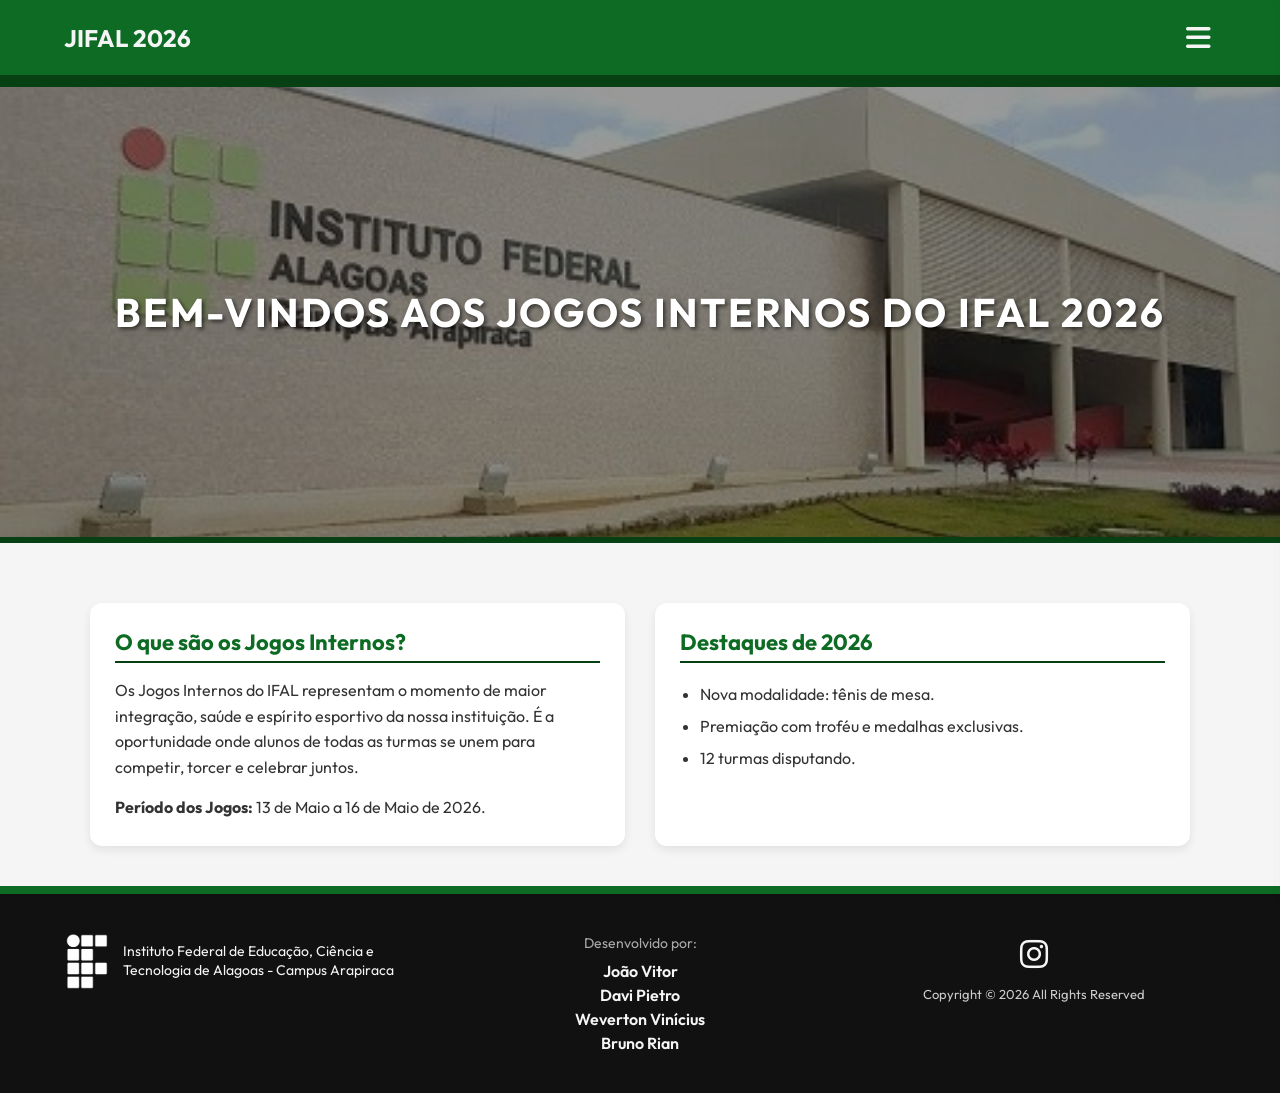
<file: index.html>
<!DOCTYPE html>
<html lang="pt-BR">
<head>
    <meta charset="UTF-8">
    <meta name="viewport" content="width=device-width, initial-scale=1.0">
    <title>JIFAL 2026 - Início</title>

    <link href="https://fonts.googleapis.com/css2?family=Outfit:wght@100..900&display=swap" rel="stylesheet">
    <link rel="stylesheet" href="https://cdnjs.cloudflare.com/ajax/libs/font-awesome/6.7.2/css/all.min.css">
    <link rel="stylesheet" href="style.css">
    
</head>
<body>

    <header class="cabecalho">
        <div class="logo">
            <h2><a href="index.html">JIFAL 2026</a></h2>
        </div>
       
        <div class="menu-hamburguer" onclick="toggleMenu()">
            <i class="fa-solid fa-bars"></i>
        </div>

        <nav class="menu-navegacao" id="meuMenu">
            <div class="fechar-menu" onclick="toggleMenu()">
                <i class="fa-solid fa-xmark"></i>
            </div>
            <ul>
                <li><a href="index.html">Home</a></li>
                <li><a href="programacao.html">Programação</a></li>
                <li><a href="modalidades.html">Modalidades Esportivas</a></li>
                <li><a href="equipes.html">Equipes Participantes</a></li>
                <li><a href="galeria.html">Galeria de Fotos</a></li>
                <li><a href="historico.html">Histórico</a></li>
                <li><a href="contato.html">Contato</a></li>
            </ul>
        </nav>
    </header>

    <section class="banner-destaque" style="width: 100vw; margin: 0; padding: 0; display: block; overflow: hidden; position: relative; border-bottom: 6px solid #064013;">
        <img src="imagens/ifal.jpeg" alt="JIFAL 2026 - Campus Arapiraca - Destaque" style="width: 100%; height: auto; max-height: 50vh; object-fit: cover; border-radius: 0; display: block;">
        <div class="overlay" style="position: absolute; top: 0; left: 0; width: 100%; height: 100%; background: rgba(0, 0, 0, 0.4); display: flex; align-items: center; justify-content: center; color: white; text-align: center;">
            <h1 style="font-size: 2.5rem; text-transform: uppercase; letter-spacing: 2px; text-shadow: 2px 2px 4px rgba(0,0,0,0.6);">Bem-vindos aos Jogos Internos do IFAL 2026</h1>
        </div>
    </section>
    <main class="conteudo-home flex-container">
        
        <div class="informacoes-container flex-row">
           
            <section class="resumo-evento flex-coluna">
                <h2>O que são os Jogos Internos?</h2>
                <p>Os Jogos Internos do IFAL representam o momento de maior integração, saúde e espírito esportivo da nossa instituição. É a oportunidade onde alunos de todas as turmas se unem para competir, torcer e celebrar juntos.</p>
                <p class="data-jogos"><strong>Período dos Jogos:</strong> 13 de Maio a 16 de Maio de 2026.</p>
            </section>

            <section class="destaques flex-coluna">
                <h2>Destaques de 2026</h2>
                <ul>
                    <li>Nova modalidade: tênis de mesa.</li>
                    <li>Premiação com troféu e medalhas exclusivas.</li>
                    <li>12 turmas disputando.</li>
                </ul>
            </section>
           
        </div>
    </main>

    <footer class="rodape">
       
        <div class="f-item f-instituicao">
            <img src="imagens/ifal_logo.png" alt="Logo IFAL" class="f-logo">
            <p>Instituto Federal de Educação, Ciência e Tecnologia de Alagoas - Campus Arapiraca</p>
        </div>
       
        <div class="f-item f-coluna-nomes">
            <p class="titulo-desenvolvedores">Desenvolvido por:</p>
            <b>João Vitor</b>
            <b>Davi Pietro</b>
            <b>Weverton Vinícius</b>
            <b>Bruno Rian</b>
        </div>
       
        <div class="f-item f-social-copyright">
            <div class="f-icons">
                <a href="https://www.instagram.com/923.ifal_?igsh=dTd6NGY3cHhmYnhv" target="_blank" title="Instagram da Turma">
                    <i class="fa-brands fa-instagram"></i>
                </a>
            </div>
            <p>Copyright &copy; 2026 All Rights Reserved</p>
        </div>
       
    </footer>

    <script>
        function toggleMenu() {
            var menu = document.getElementById("meuMenu");
            if (menu.classList.contains("ativo")) {
                menu.classList.remove("ativo");
            } else {
                menu.classList.add("ativo");
            }
        }
    </script>
</body>
</html>
</file>
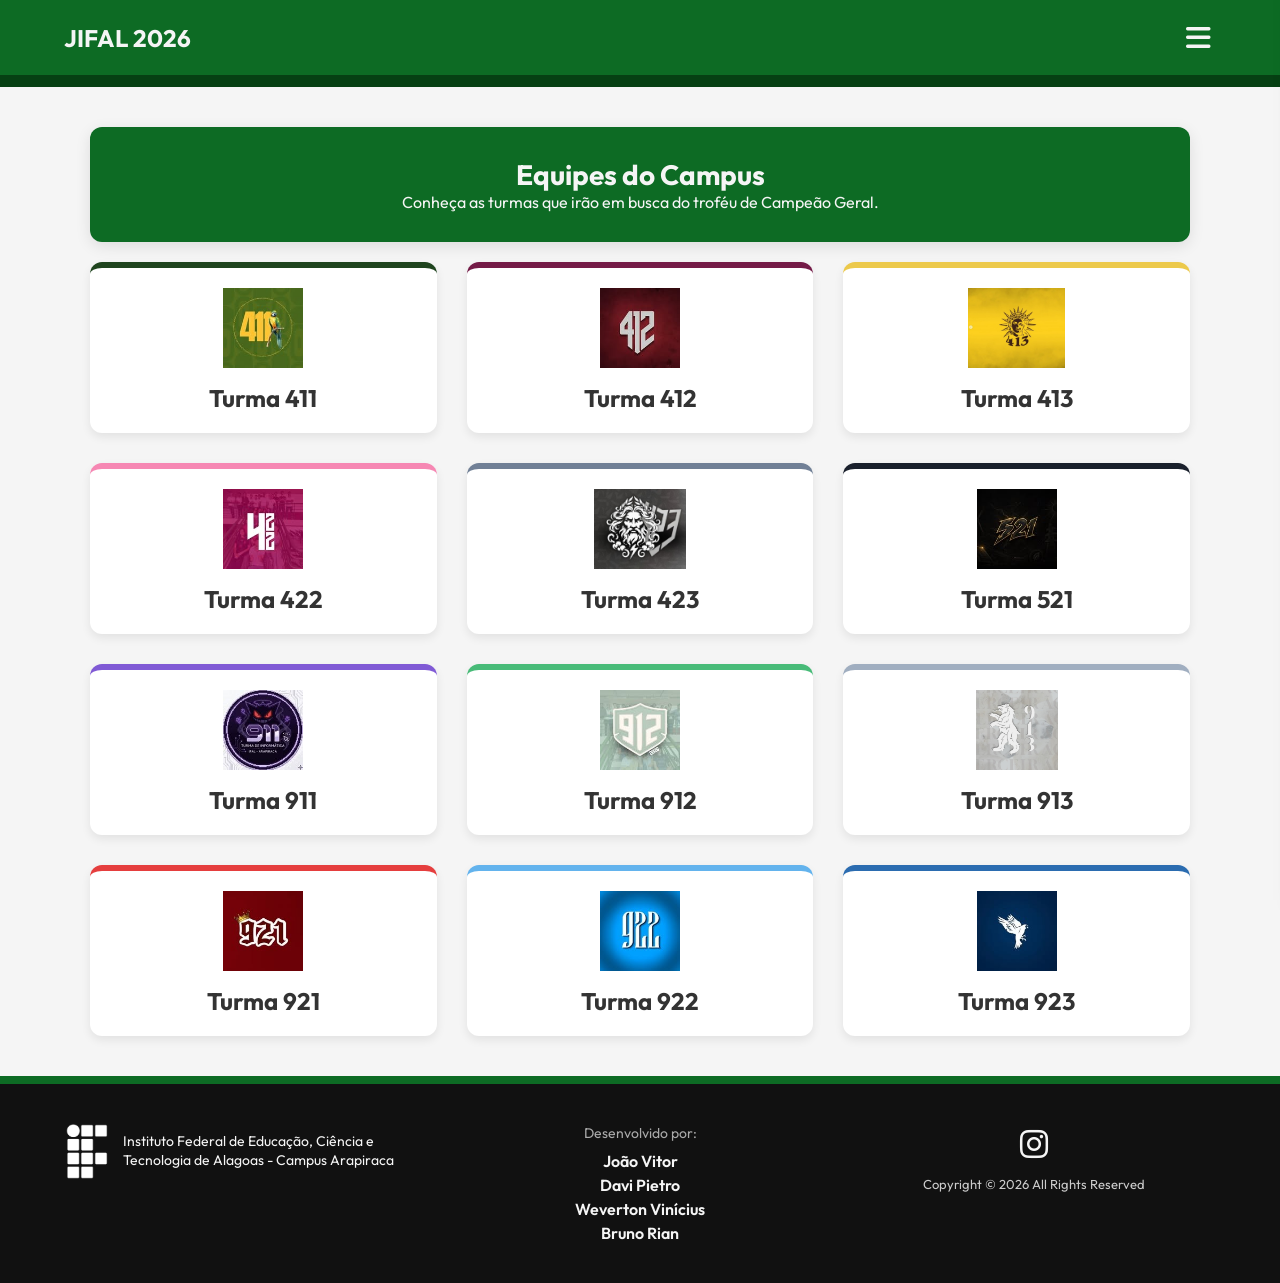
<file: equipes.html>
<!DOCTYPE html>
<html lang="pt-BR">
<head>
    <meta charset="UTF-8">
    <meta name="viewport" content="width=device-width, initial-scale=1.0">
    <title>JIFAL 2026 - Equipes Participantes</title>

    <link href="https://fonts.googleapis.com/css2?family=Outfit:wght@100..900&display=swap" rel="stylesheet">
    <link rel="stylesheet" href="https://cdnjs.cloudflare.com/ajax/libs/font-awesome/6.7.2/css/all.min.css">
    <link rel="stylesheet" href="style.css">

    <style>
        .equipe-card { 
            text-align: center; 
            border-top: 6px solid var(--cor-turma, #0d6b24); 
            align-items: center; 
            justify-content: center; 
            padding: 20px; 
        }

        /* Estilização das imagens dos símbolos */
        .equipe-simbolo {
            max-width: 100px;  
            max-height: 80px;  
            width: auto;     
            height: auto;     
            margin-bottom: 15px;
            display: block;  
        }

        .equipe-card h3 { 
            font-size: 24px; 
            color: var(--text-dark, #333); 
            margin: 0;
        }

        /* Cores de cada turma */
        .t-921 { --cor-turma: #e53e3e; } /* Vermelho */
        .t-922 { --cor-turma: #63b3ed; } /* Azul claro */
        .t-923 { --cor-turma: #2b6cb0; } /* Azul escuro */
        .t-911 { --cor-turma: #805ad5; } /* Roxo */
        .t-912 { --cor-turma: #48bb78; } /* Verde claro */
        .t-913 { --cor-turma: #a0aec0; } /* Branco */
        .t-411 { --cor-turma: #1f441e; } /* Verde escuro */
        .t-412 { --cor-turma: #741b47; } /* Vinho */
        .t-413 { --cor-turma: #ecc94b; } /* Amarelo */
        .t-521 { --cor-turma: #1a202c; } /* Preto */
        .t-422 { --cor-turma: #f687b3; } /* Rosa */
        .t-423 { --cor-turma: #718096; } /* Cinza */
    </style>
    
</head>
<body>

    <header class="cabecalho">
        <div class="logo"><h2><a href="index.html">JIFAL 2026</a></h2></div>
        <div class="menu-hamburguer" onclick="toggleMenu()"><i class="fa-solid fa-bars"></i></div>
        <nav class="menu-navegacao" id="meuMenu">
            <div class="fechar-menu" onclick="toggleMenu()"><i class="fa-solid fa-xmark"></i></div>
            <ul>
                <li><a href="index.html">Home</a></li>
                <li><a href="programacao.html">Programação</a></li>
                <li><a href="modalidades.html">Modalidades Esportivas</a></li>
                <li><a href="equipes.html">Equipes Participantes</a></li>
                <li><a href="galeria.html">Galeria de Fotos</a></li>
                <li><a href="historico.html">Histórico</a></li>
                <li><a href="contato.html">Contato</a></li>
            </ul>
        </nav>
    </header>

    <main class="flex-container">
        <section class="banner" style="padding: 30px 20px;">
            <h1>Equipes do Campus</h1>
            <p>Conheça as turmas que irão em busca do troféu de Campeão Geral.</p>
        </section>

        <div class="flex-row">
            <div class="flex-coluna equipe-card t-411">
                <img src="imagens/411.jpeg" class="equipe-simbolo">
                <h3>Turma 411</h3>
            </div>
            
            <div class="flex-coluna equipe-card t-412">
                <img src="imagens/412.jpeg"  class="equipe-simbolo">
                <h3>Turma 412</h3>
            </div>
            
            <div class="flex-coluna equipe-card t-413">
                <img src="imagens/413.jpeg" class="equipe-simbolo">
                <h3>Turma 413</h3>
            </div>
            
            <div class="flex-coluna equipe-card t-422">
                <img src="imagens/422.jpeg" class="equipe-simbolo">
                <h3>Turma 422</h3>
            </div>
            
            <div class="flex-coluna equipe-card t-423">
                <img src="imagens/423.jpeg"  class="equipe-simbolo">
                <h3>Turma 423</h3>
            </div>
            
            <div class="flex-coluna equipe-card t-521">
                <img src="imagens/521.jpeg"  class="equipe-simbolo">
                <h3>Turma 521</h3>
            </div>
            
            <div class="flex-coluna equipe-card t-911">
                <img src="imagens/911.jpeg"  class="equipe-simbolo">
                <h3>Turma 911</h3>
            </div>
            
            <div class="flex-coluna equipe-card t-912">
                <img src="imagens/912.jpeg" class="equipe-simbolo">
                <h3>Turma 912</h3>
            </div>
            
            <div class="flex-coluna equipe-card t-913">
                <img src="imagens/913.jpeg" class="equipe-simbolo">
                <h3>Turma 913</h3>
            </div>
            
            <div class="flex-coluna equipe-card t-921">
                <img src="imagens/921.jpeg"  class="equipe-simbolo">
                <h3>Turma 921</h3>
            </div>
            
            <div class="flex-coluna equipe-card t-922">
                <img src="imagens/922.jpeg" class="equipe-simbolo">
                <h3>Turma 922</h3>
            </div>
            
            <div class="flex-coluna equipe-card t-923">
                <img src="imagens/923.jpeg" class="equipe-simbolo">
                <h3>Turma 923</h3>
            </div>
        </div>
    </main>

    <footer class="rodape">
        <div class="f-item f-instituicao">
            <img src="imagens/ifal_logo.png" alt="Logo IFAL" class="f-logo">
            <p>Instituto Federal de Educação, Ciência e Tecnologia de Alagoas - Campus Arapiraca</p>
        </div>
        <div class="f-item f-coluna-nomes">
            <p class="titulo-desenvolvedores">Desenvolvido por:</p>
            <b>João Vitor</b> <b>Davi Pietro</b> <b>Weverton Vinícius</b> <b>Bruno Rian</b>
        </div>
        <div class="f-item f-social-copyright">
            <div class="f-icons">
                <a href="https://www.instagram.com/923.ifal_?igsh=dTd6NGY3cHhmYnhv" target="_blank"><i class="fa-brands fa-instagram"></i></a>
            </div>
            <p>Copyright &copy; 2026 All Rights Reserved</p>
        </div>
    </footer>
    <script>function toggleMenu() { document.getElementById("meuMenu").classList.toggle("ativo"); }</script>
</body>
</html>
</file>
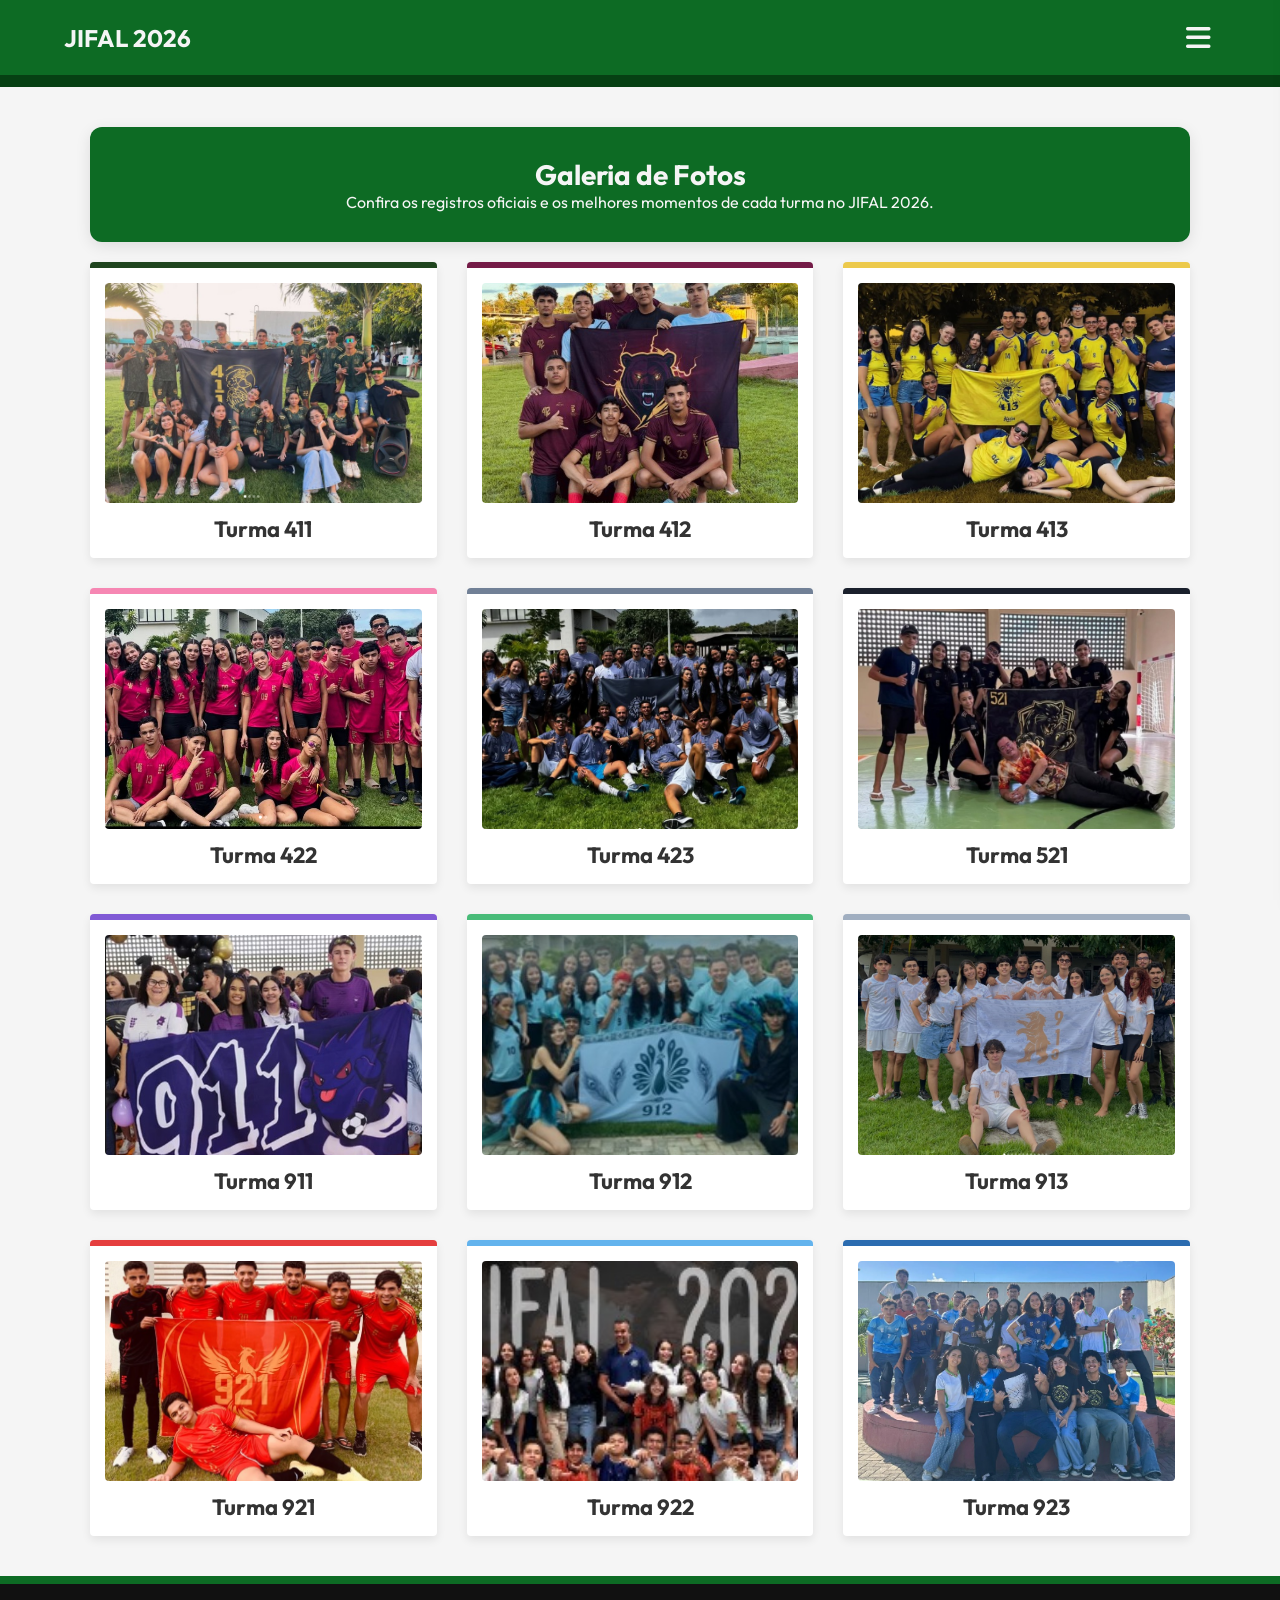
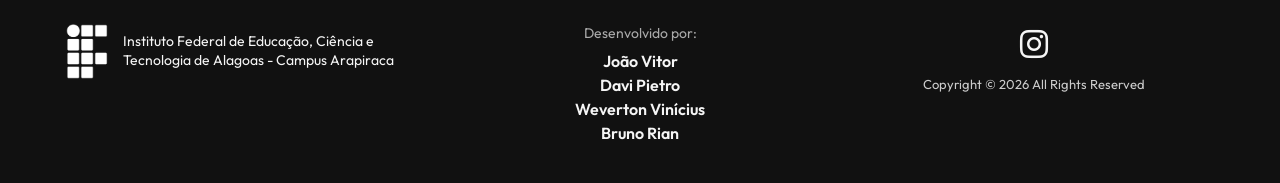
<file: galeria.html>
<!DOCTYPE html>
<html lang="pt-BR">
<head>
    <meta charset="UTF-8">
    <meta name="viewport" content="width=device-width, initial-scale=1.0">
    <title>JIFAL 2026 - Galeria de Fotos</title>

    <link href="https://fonts.googleapis.com/css2?family=Outfit:wght@100..900&display=swap" rel="stylesheet">
    <link rel="stylesheet" href="https://cdnjs.cloudflare.com/ajax/libs/font-awesome/6.7.2/css/all.min.css">
    <link rel="stylesheet" href="style.css">
    
    <style>
        .galeria-card { 
            text-align: center; 
            border-top: 6px solid var(--cor-turma, #0d6b24);
            background-color: #ffffff;
            padding: 15px;
            box-shadow: 0 4px 10px rgba(0,0,0,0.08);
            border-radius: 4px;
            transition: transform 0.3s ease;
        }

        .galeria-card:hover {
            transform: translateY(-5px);
        }

        .galeria-foto {
            width: 100%;
            height: 220px;   
            object-fit: cover;
            border-radius: 4px;
            margin-bottom: 12px;
            display: block;
        }

        .galeria-card h3 { 
            font-size: 22px; 
            color: var(--text-dark, #333); 
            margin: 0;
            font-weight: 700;
        }

        /* Cores de cada turma */
        .t-921 { --cor-turma: #e53e3e; } /* Vermelho */
        .t-922 { --cor-turma: #63b3ed; } /* Azul claro */
        .t-923 { --cor-turma: #2b6cb0; } /* Azul escuro */
        .t-911 { --cor-turma: #805ad5; } /* Roxo */
        .t-912 { --cor-turma: #48bb78; } /* Verde claro */
        .t-913 { --cor-turma: #a0aec0; } /* Branco/Cinza */
        .t-411 { --cor-turma: #1f441e; } /* Verde escuro */
        .t-412 { --cor-turma: #741b47; } /* Vinho */
        .t-413 { --cor-turma: #ecc94b; } /* Amarelo */
        .t-521 { --cor-turma: #1a202c; } /* Preto */
        .t-422 { --cor-turma: #f687b3; } /* Rosa */
        .t-423 { --cor-turma: #718096; } /* Cinza */

    </style>

</head>
<body>

    <header class="cabecalho">
        <div class="logo"><h2><a href="index.html">JIFAL 2026</a></h2></div>
        <div class="menu-hamburguer" onclick="toggleMenu()"><i class="fa-solid fa-bars"></i></div>
        <nav class="menu-navegacao" id="meuMenu">
            <div class="fechar-menu" onclick="toggleMenu()"><i class="fa-solid fa-xmark"></i></div>
            <ul>
                <li><a href="index.html">Home</a></li>
                <li><a href="programacao.html">Programação</a></li>
                <li><a href="modalidades.html">Modalidades Esportivas</a></li>
                <li><a href="equipes.html">Equipes Participantes</a></li>
                <li><a href="galeria.html">Galeria de Fotos</a></li>
                <li><a href="historico.html">Histórico</a></li>
                <li><a href="contato.html">Contato</a></li>
            </ul>
        </nav>
    </header>

    <main class="flex-container">
        <section class="banner" style="padding: 30px 20px;">
            <h1>Galeria de Fotos</h1>
            <p>Confira os registros oficiais e os melhores momentos de cada turma no JIFAL 2026.</p>
        </section>

        <div class="flex-row">
            
            <div class="flex-coluna galeria-card t-411">
                <img src="imagens/411F.jpeg" class="galeria-foto" >
                <h3>Turma 411</h3>
            </div>
            
            <div class="flex-coluna galeria-card t-412">
                <img src="imagens/412F.jpeg" class="galeria-foto" >
                <h3>Turma 412</h3>
            </div>
            
            <div class="flex-coluna galeria-card t-413">
                <img src="imagens/413F.jpeg" class="galeria-foto" >
                <h3>Turma 413</h3>
            </div>
            
            <div class="flex-coluna galeria-card t-422">
                <img src="imagens/422F.jpeg" class="galeria-foto" >
                <h3>Turma 422</h3>
            </div>
            
            <div class="flex-coluna galeria-card t-423">
                <img src="imagens/423F.jpeg" class="galeria-foto" >
                <h3>Turma 423</h3>
            </div>
            
            <div class="flex-coluna galeria-card t-521">
                <img src="imagens/521F.jpeg" class="galeria-foto" >
                <h3>Turma 521</h3>
            </div>
            
            <div class="flex-coluna galeria-card t-911">
                <img src="imagens/911F.jpeg" class="galeria-foto" >
                <h3>Turma 911</h3>
            </div>
            
            <div class="flex-coluna galeria-card t-912">
                <img src="imagens/912F.jpeg" class="galeria-foto" >
                <h3>Turma 912</h3>
            </div>
            
            <div class="flex-coluna galeria-card t-913">
                <img src="imagens/913F.jpeg" class="galeria-foto" >
                <h3>Turma 913</h3>
            </div>
            
            <div class="flex-coluna galeria-card t-921">
                <img src="imagens/921F.jpeg" class="galeria-foto" >
                <h3>Turma 921</h3>
            </div>
            
            <div class="flex-coluna galeria-card t-922">
                <img src="imagens/922F.jpeg" class="galeria-foto" >
                <h3>Turma 922</h3>
            </div>
            
            <div class="flex-coluna galeria-card t-923">
                <img src="imagens/923F.jpeg" class="galeria-foto" >
                <h3>Turma 923</h3>
            </div>

        </div>
    </main>

    <footer class="rodape">
        <div class="f-item f-instituicao">
            <img src="imagens/ifal_logo.png" alt="Logo IFAL" class="f-logo">
            <p>Instituto Federal de Educação, Ciência e Tecnologia de Alagoas - Campus Arapiraca</p>
        </div>
        <div class="f-item f-coluna-nomes">
            <p class="titulo-desenvolvedores">Desenvolvido por:</p>
            <b>João Vitor</b> <b>Davi Pietro</b> <b>Weverton Vinícius</b> <b>Bruno Rian</b>
        </div>
        <div class="f-item f-social-copyright">
            <div class="f-icons">
                <a href="https://www.instagram.com/923.ifal_?igsh=dTd6NGY3cHhmYnhv" target="_blank"><i class="fa-brands fa-instagram"></i></a>
            </div>
            <p>Copyright &copy; 2026 All Rights Reserved</p>
        </div>
    </footer>

    <script>
        function toggleMenu() { 
            document.getElementById("meuMenu").classList.toggle("ativo"); 
        }
    </script>
</body>
</html>
</file>
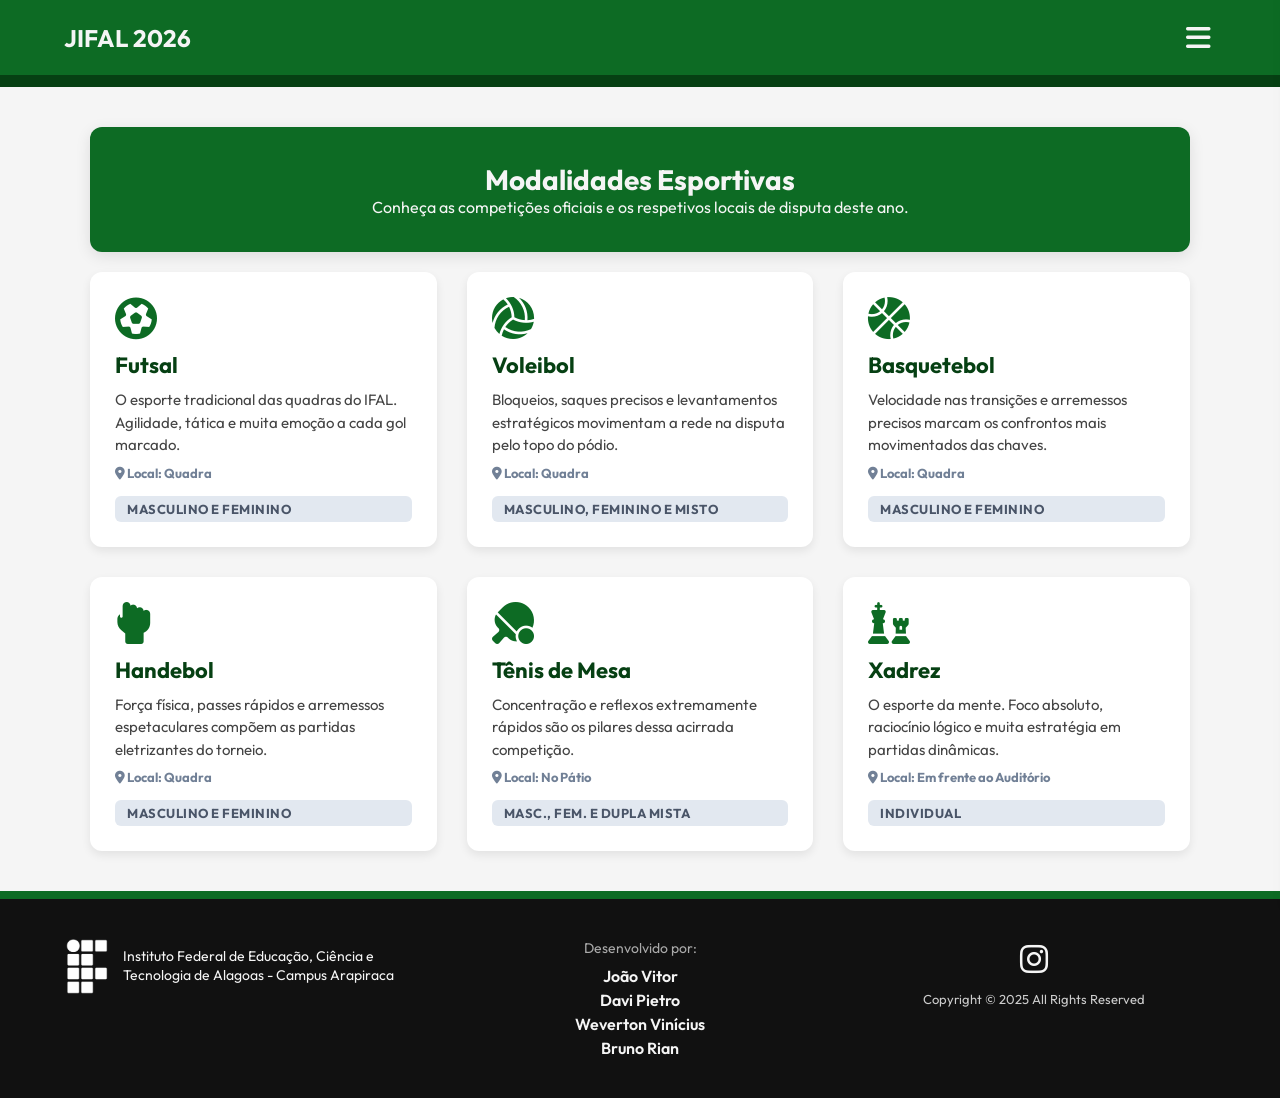
<file: modalidades.html>
<!DOCTYPE html>
<html lang="pt-BR">
<head>
    <meta charset="UTF-8">
    <meta name="viewport" content="width=device-width, initial-scale=1.0">
    <title>JIFAL 2026 - Modalidades Esportivas</title>
    
    <link href="https://fonts.googleapis.com/css2?family=Outfit:wght@100..900&display=swap" rel="stylesheet">
    <link rel="stylesheet" href="https://cdnjs.cloudflare.com/ajax/libs/font-awesome/6.7.2/css/all.min.css">
    <link rel="stylesheet" href="style.css">
    
    <style>
        .mod-icon {
            font-size: 42px;
            color: var(--green-main, #0d6b24);
            margin-bottom: 12px;
        }
        .mod-cat {
            font-size: 13px;
            font-weight: 700;
            color: #4a5568;
            background: #e2e8f0;
            padding: 5px 12px;
            border-radius: 6px;
            display: inline-block;
            margin-top: 15px;
            text-transform: uppercase;
            letter-spacing: 0.5px;
        }
        .flex-coluna h2 {
            color: var(--green-dark, #064013);
            font-size: 22px;
            margin-bottom: 10px;
        }
        .flex-coluna p {
            font-size: 15px;
            line-height: 1.5;
            color: #444;
        }
        .local-info {
            display: block;
            margin-top: 8px;
            font-size: 13px;
            color: #718096;
            font-weight: bold;
        }
    </style>
    
</head>
<body>

    <header class="cabecalho">
        <div class="logo">
            <h2><a href="index.html">JIFAL 2026</a></h2>
        </div>
        
        <div class="menu-hamburguer" onclick="toggleMenu()">
            <i class="fa-solid fa-bars"></i>
        </div>

        <nav class="menu-navegacao" id="meuMenu">
            <div class="fechar-menu" onclick="toggleMenu()">
                <i class="fa-solid fa-xmark"></i>
            </div>
            <ul>
                <li><a href="index.html">Home</a></li>
                <li><a href="programacao.html">Programação</a></li>
                <li><a href="modalidades.html">Modalidades Esportivas</a></li>
                <li><a href="equipes.html">Equipes Participantes</a></li>
                <li><a href="galeria.html">Galeria de Fotos</a></li>
                <li><a href="historico.html">Histórico</a></li>
                <li><a href="contato.html">Contato</a></li>
            </ul>
        </nav>
    </header>

    <main class="flex-container">
        <section class="banner" style="padding: 35px 20px;">
            <h1>Modalidades Esportivas</h1>
            <p>Conheça as competições oficiais e os respetivos locais de disputa deste ano.</p>
        </section>

        <div class="flex-row">
            <div class="flex-coluna">
                <i class="fa-solid fa-futbol mod-icon"></i>
                <h2>Futsal</h2>
                <p>O esporte tradicional das quadras do IFAL. Agilidade, tática e muita emoção a cada gol marcado.</p>
                <span class="local-info"><i class="fa-solid fa-location-dot"></i> Local: Quadra</span>
                <span class="mod-cat">Masculino e Feminino</span>
            </div>
            
            <div class="flex-coluna">
                <i class="fa-solid fa-volleyball mod-icon"></i>
                <h2>Voleibol</h2>
                <p>Bloqueios, saques precisos e levantamentos estratégicos movimentam a rede na disputa pelo topo do pódio.</p>
                <span class="local-info"><i class="fa-solid fa-location-dot"></i> Local: Quadra</span>
                <span class="mod-cat">Masculino, Feminino e Misto</span>
            </div>

            <div class="flex-coluna">
                <i class="fa-solid fa-basketball mod-icon"></i>
                <h2>Basquetebol</h2>
                <p>Velocidade nas transições e arremessos precisos marcam os confrontos mais movimentados das chaves.</p>
                <span class="local-info"><i class="fa-solid fa-location-dot"></i> Local: Quadra</span>
                <span class="mod-cat">Masculino e Feminino</span>
            </div>

            <div class="flex-coluna">
                <i class="fa-solid fa-hand-rock mod-icon"></i>
                <h2>Handebol</h2>
                <p>Força física, passes rápidos e arremessos espetaculares compõem as partidas eletrizantes do torneio.</p>
                <span class="local-info"><i class="fa-solid fa-location-dot"></i> Local: Quadra</span>
                <span class="mod-cat">Masculino e Feminino</span>
            </div>

            <div class="flex-coluna">
                <i class="fa-solid fa-table-tennis-paddle-ball mod-icon"></i>
                <h2>Tênis de Mesa</h2>
                <p>Concentração e reflexos extremamente rápidos são os pilares dessa acirrada competição.</p>
                <span class="local-info"><i class="fa-solid fa-location-dot"></i> Local: No Pátio</span>
                <span class="mod-cat">Masc., Fem. e Dupla Mista</span>
            </div>

            <div class="flex-coluna">
                <i class="fa-solid fa-chess mod-icon"></i>
                <h2>Xadrez</h2>
                <p>O esporte da mente. Foco absoluto, raciocínio lógico e muita estratégia em partidas dinâmicas.</p>
                <span class="local-info"><i class="fa-solid fa-location-dot"></i> Local: Em frente ao Auditório</span>
                <span class="mod-cat">individual</span>
            </div>
        </div>
    </main>

    <footer class="rodape">
        <div class="f-item f-instituicao">
            <img src="imagens/ifal_logo.png" alt="Logo IFAL" class="f-logo">
            <p>Instituto Federal de Educação, Ciência e Tecnologia de Alagoas - Campus Arapiraca</p>
        </div>
        
        <div class="f-item f-coluna-nomes">
            <p class="titulo-desenvolvedores">Desenvolvido por:</p>
            <b>João Vitor</b>
            <b>Davi Pietro</b>
            <b>Weverton Vinícius</b>
            <b>Bruno Rian</b>
        </div>
        
        <div class="f-item f-social-copyright">
            <div class="f-icons">
                <a href="https://instagram.com/923.ifal" target="_blank" title="Instagram da Turma">
                    <i class="fa-brands fa-instagram"></i>
                </a>
            </div>
            <p>Copyright &copy; 2025 All Rights Reserved</p>
        </div>
    </footer>

    <script>
        function toggleMenu() {
            var menu = document.getElementById("meuMenu");
            menu.classList.toggle("ativo");
        }
    </script>
</body>
</html>
</file>
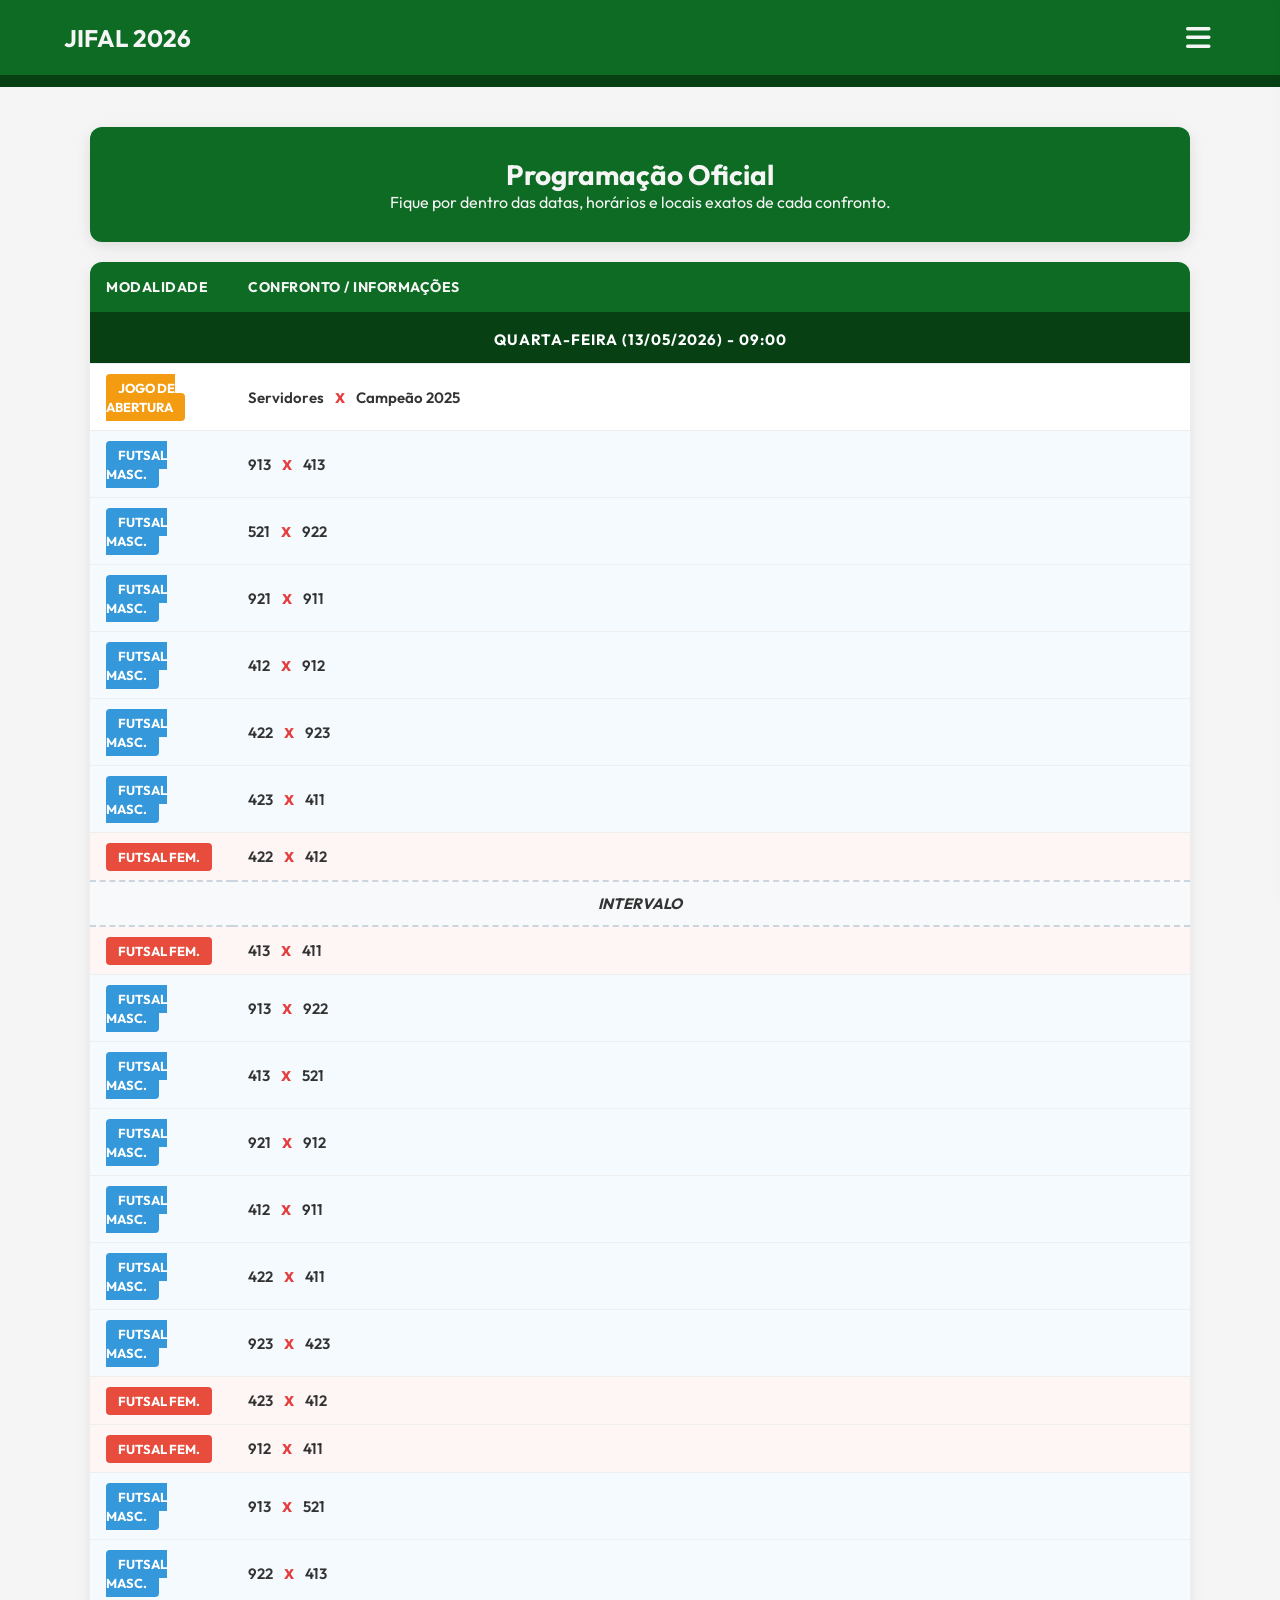
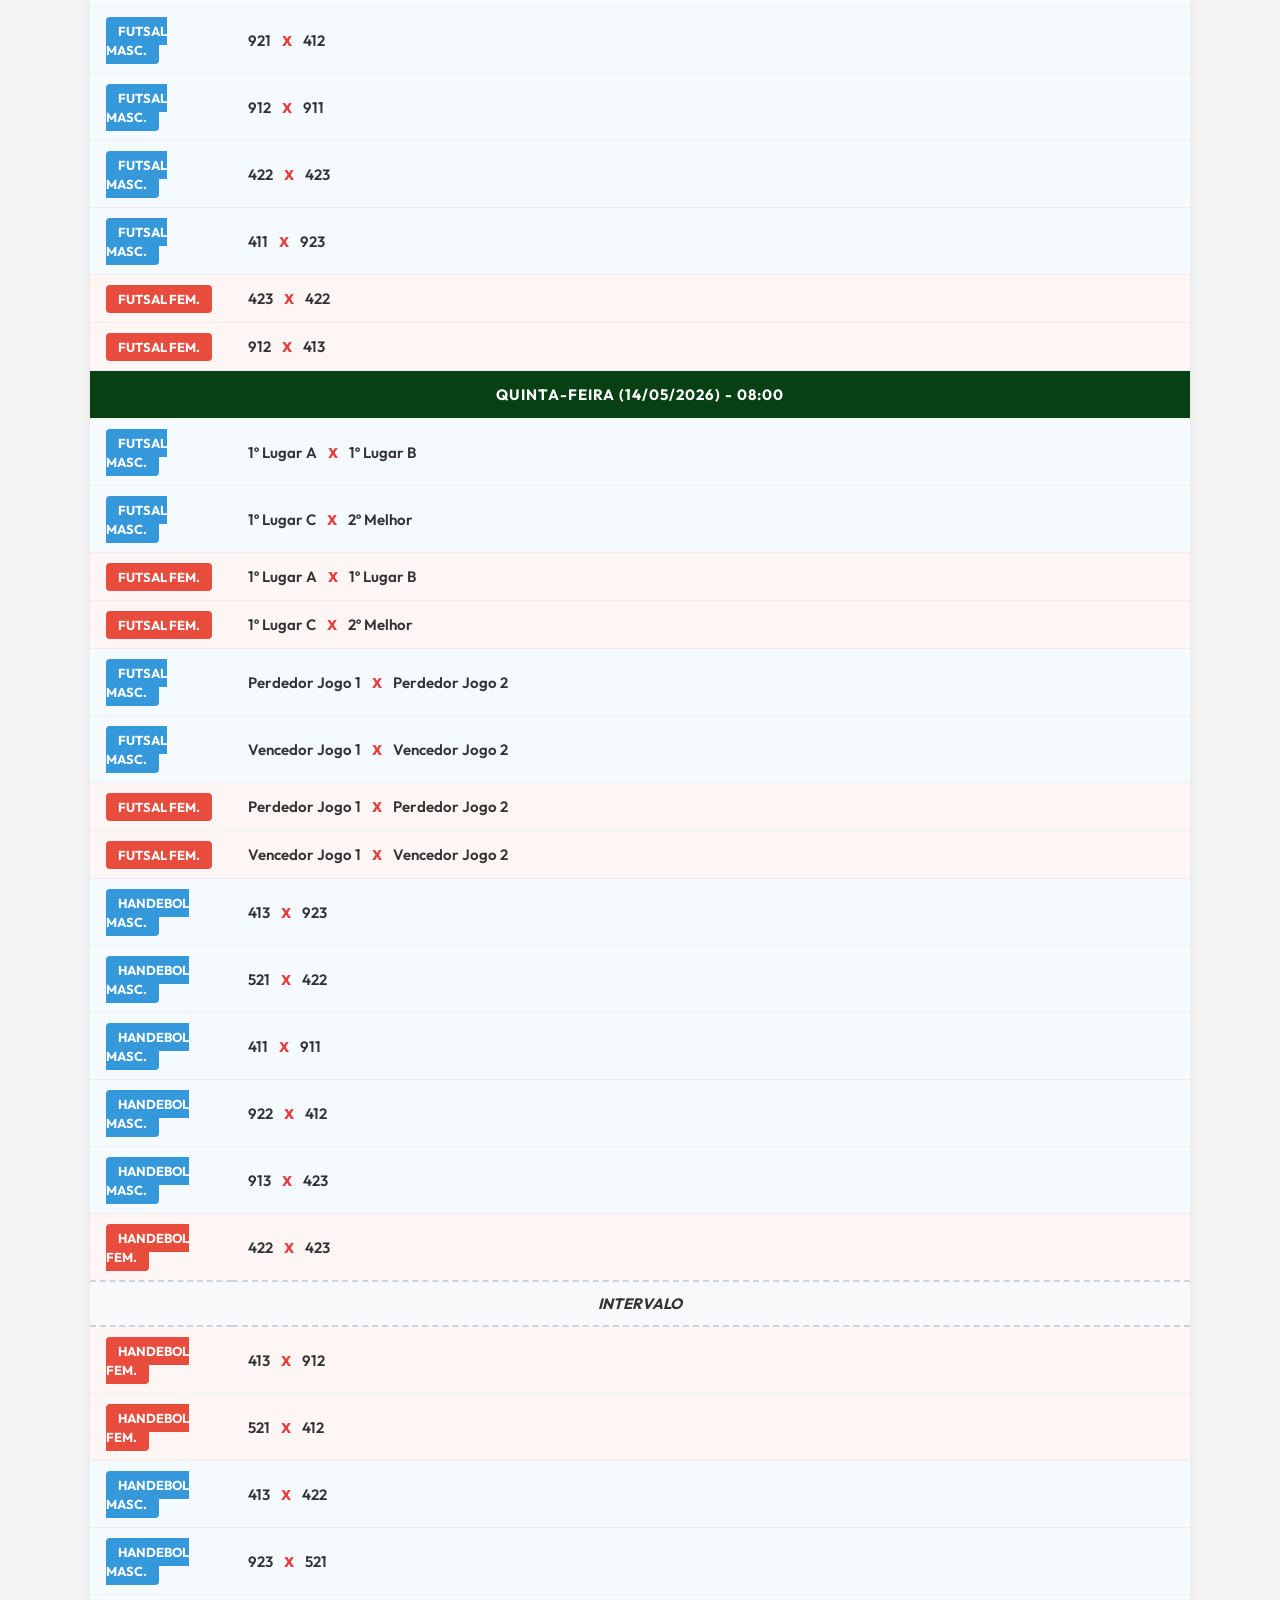
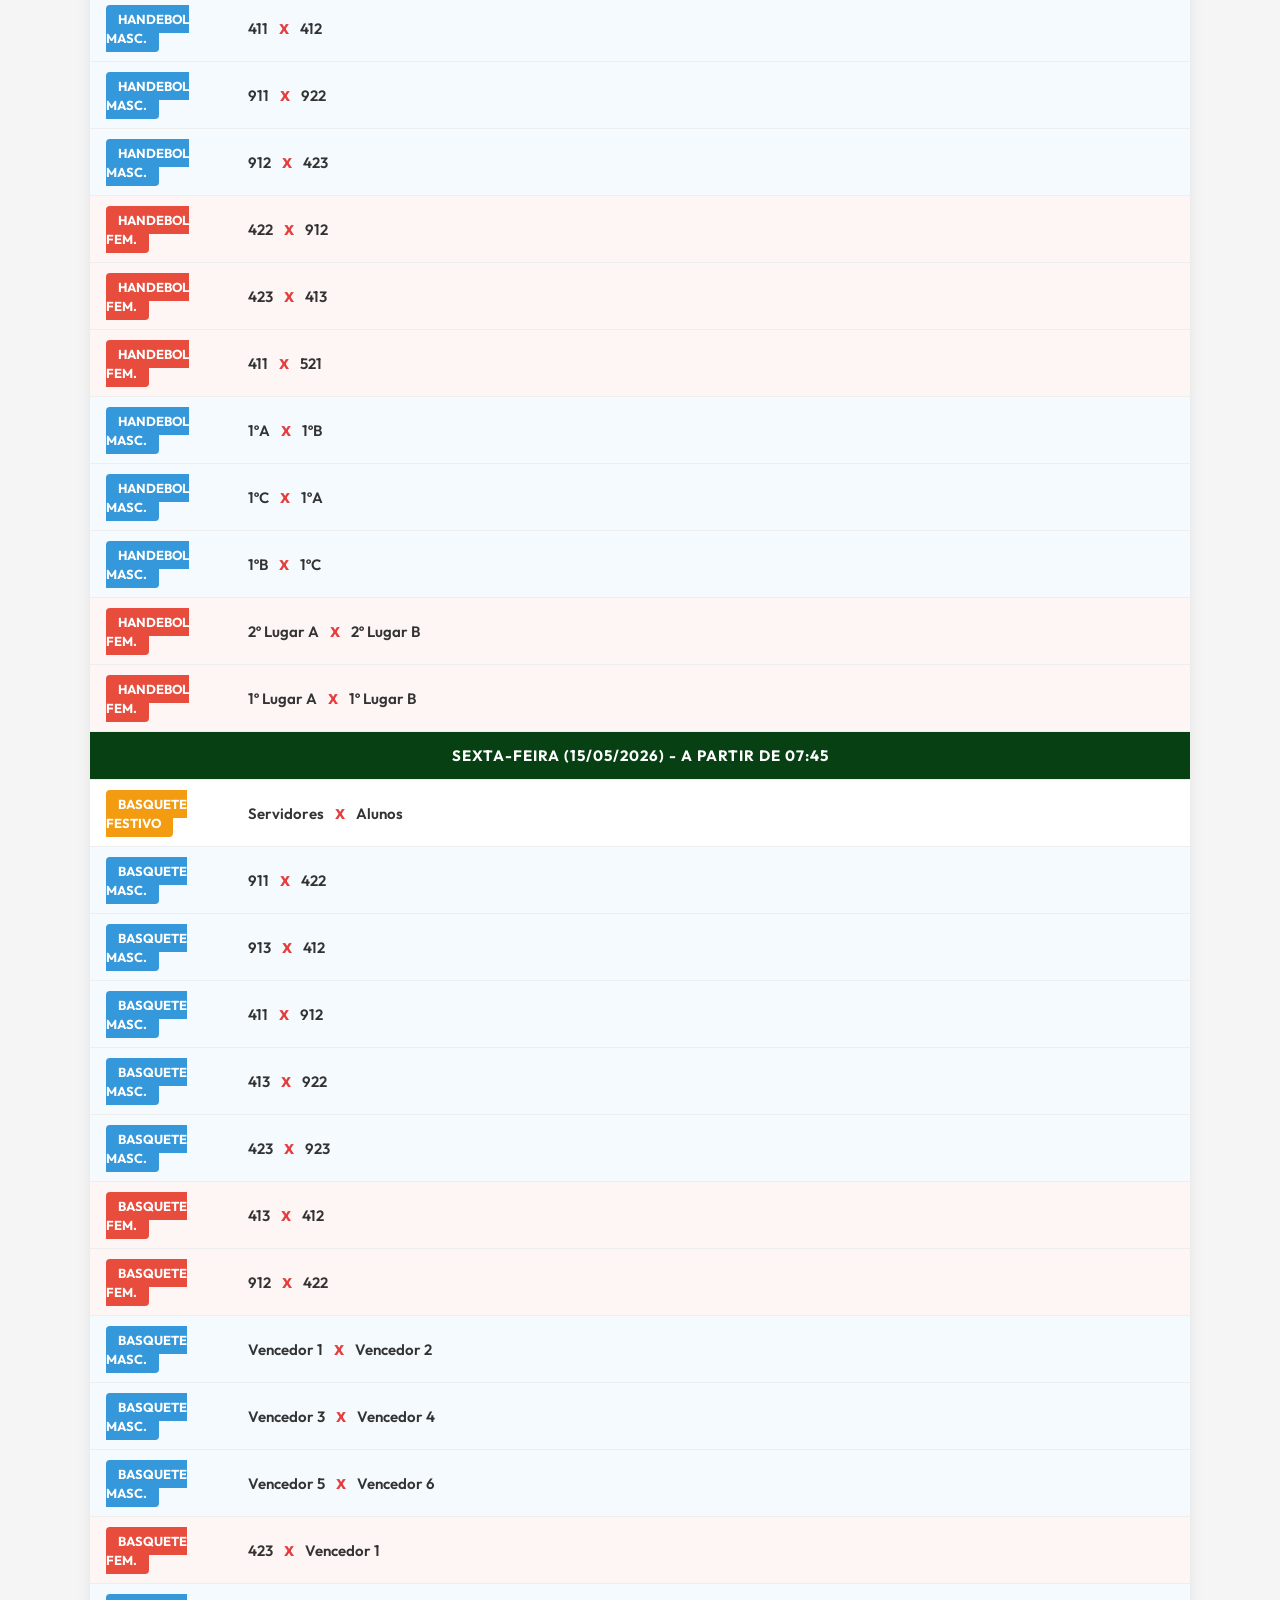
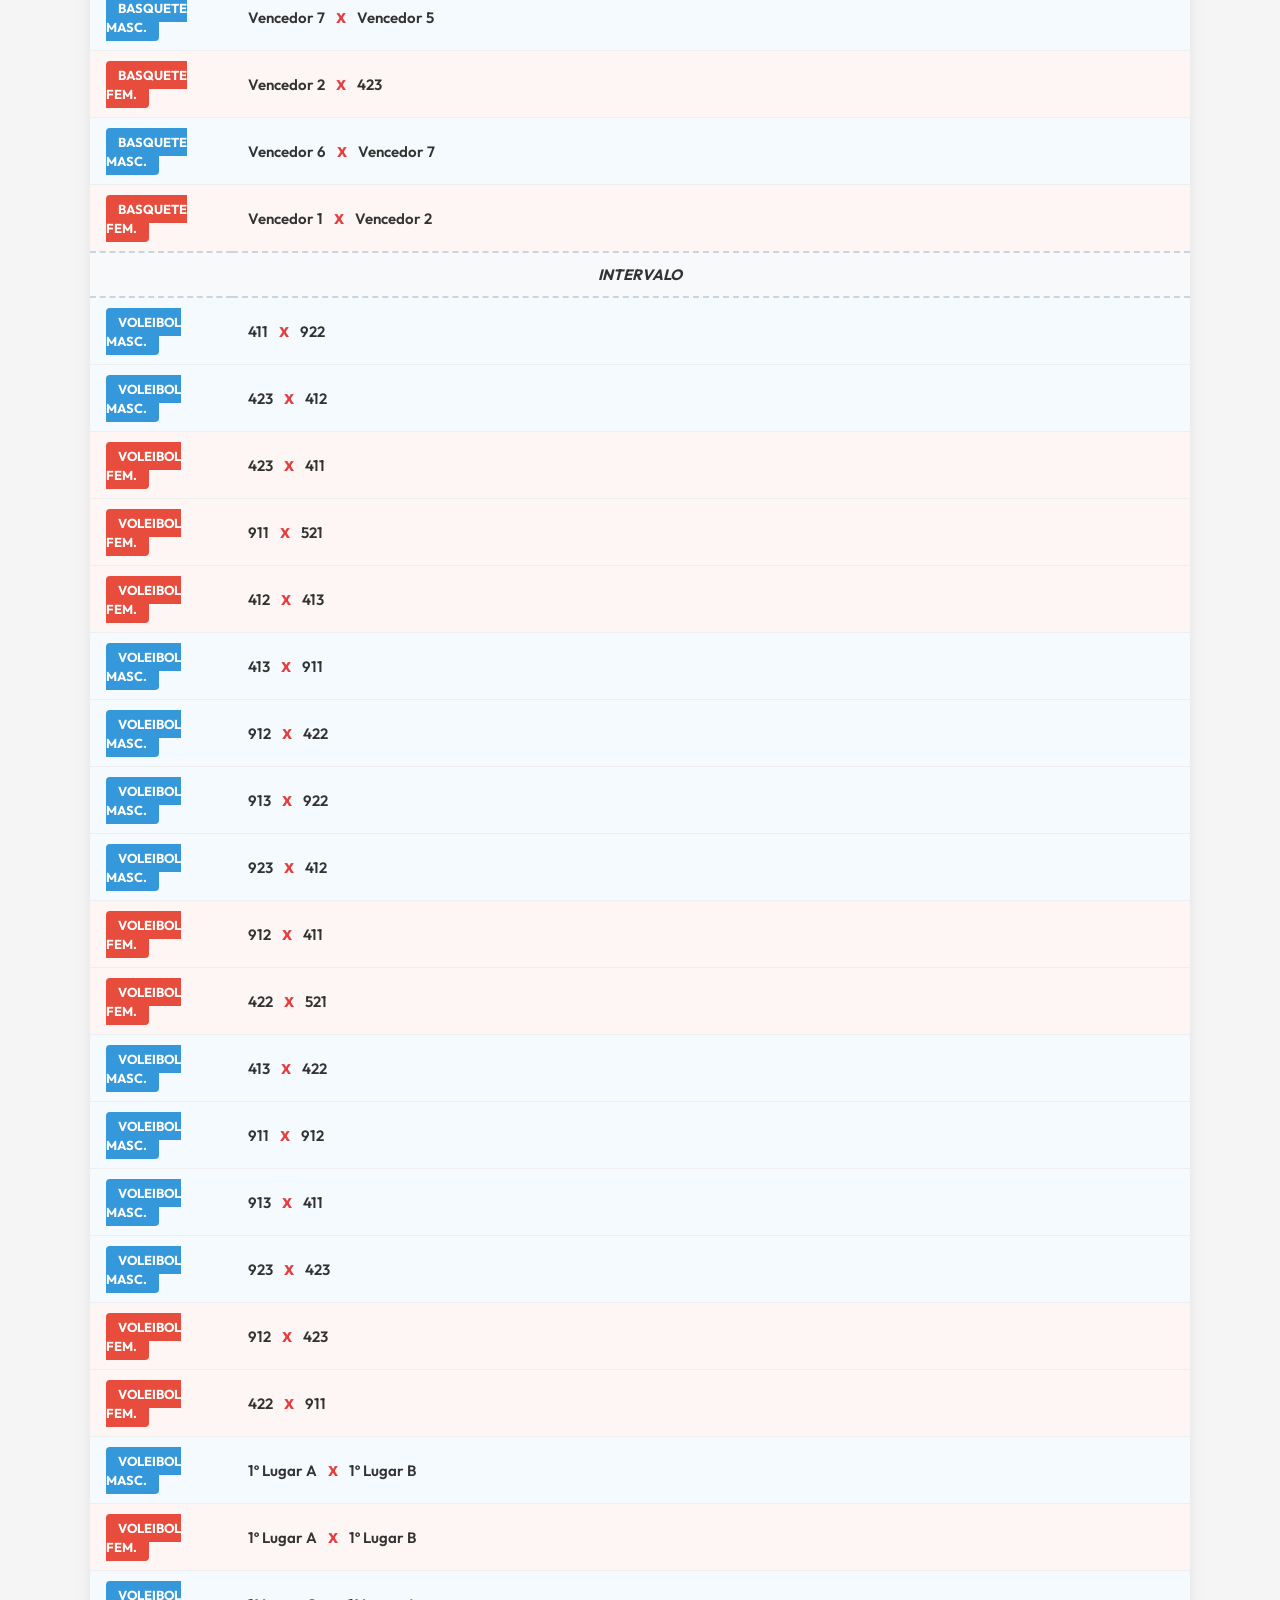
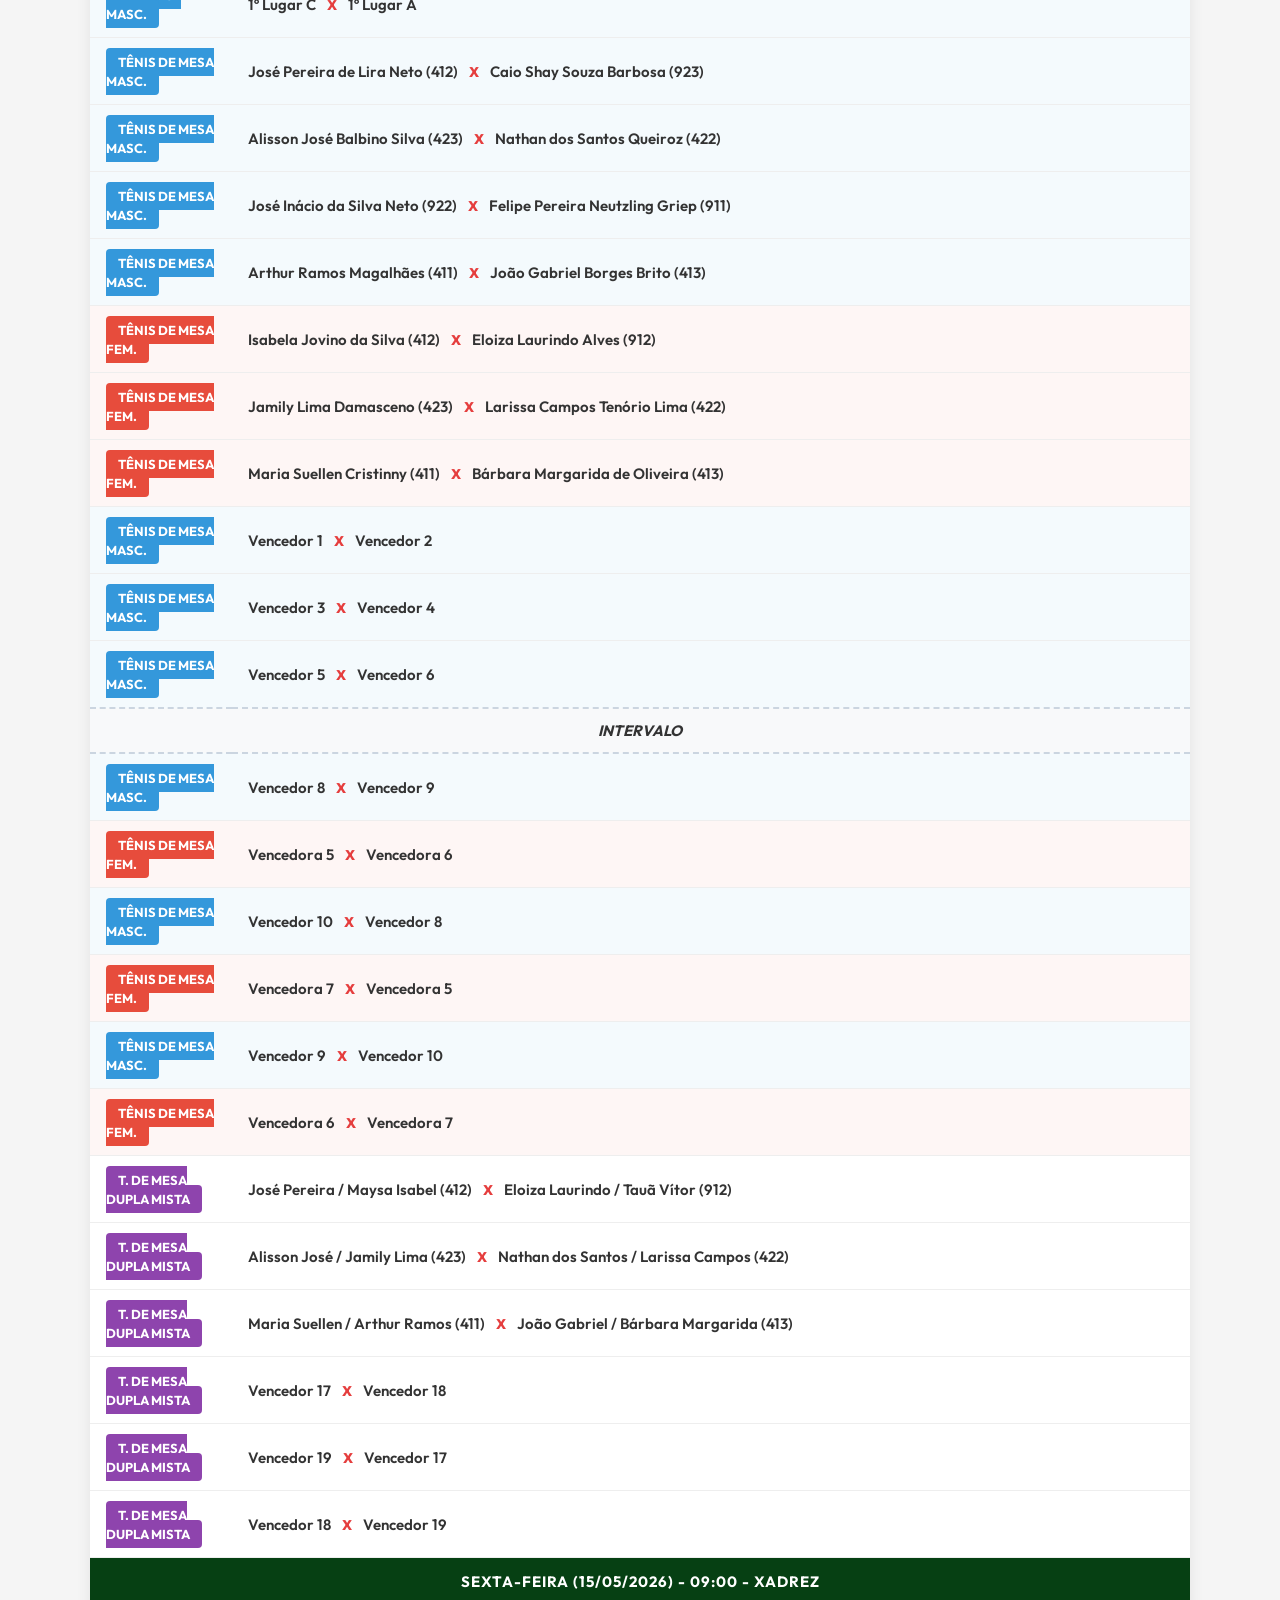
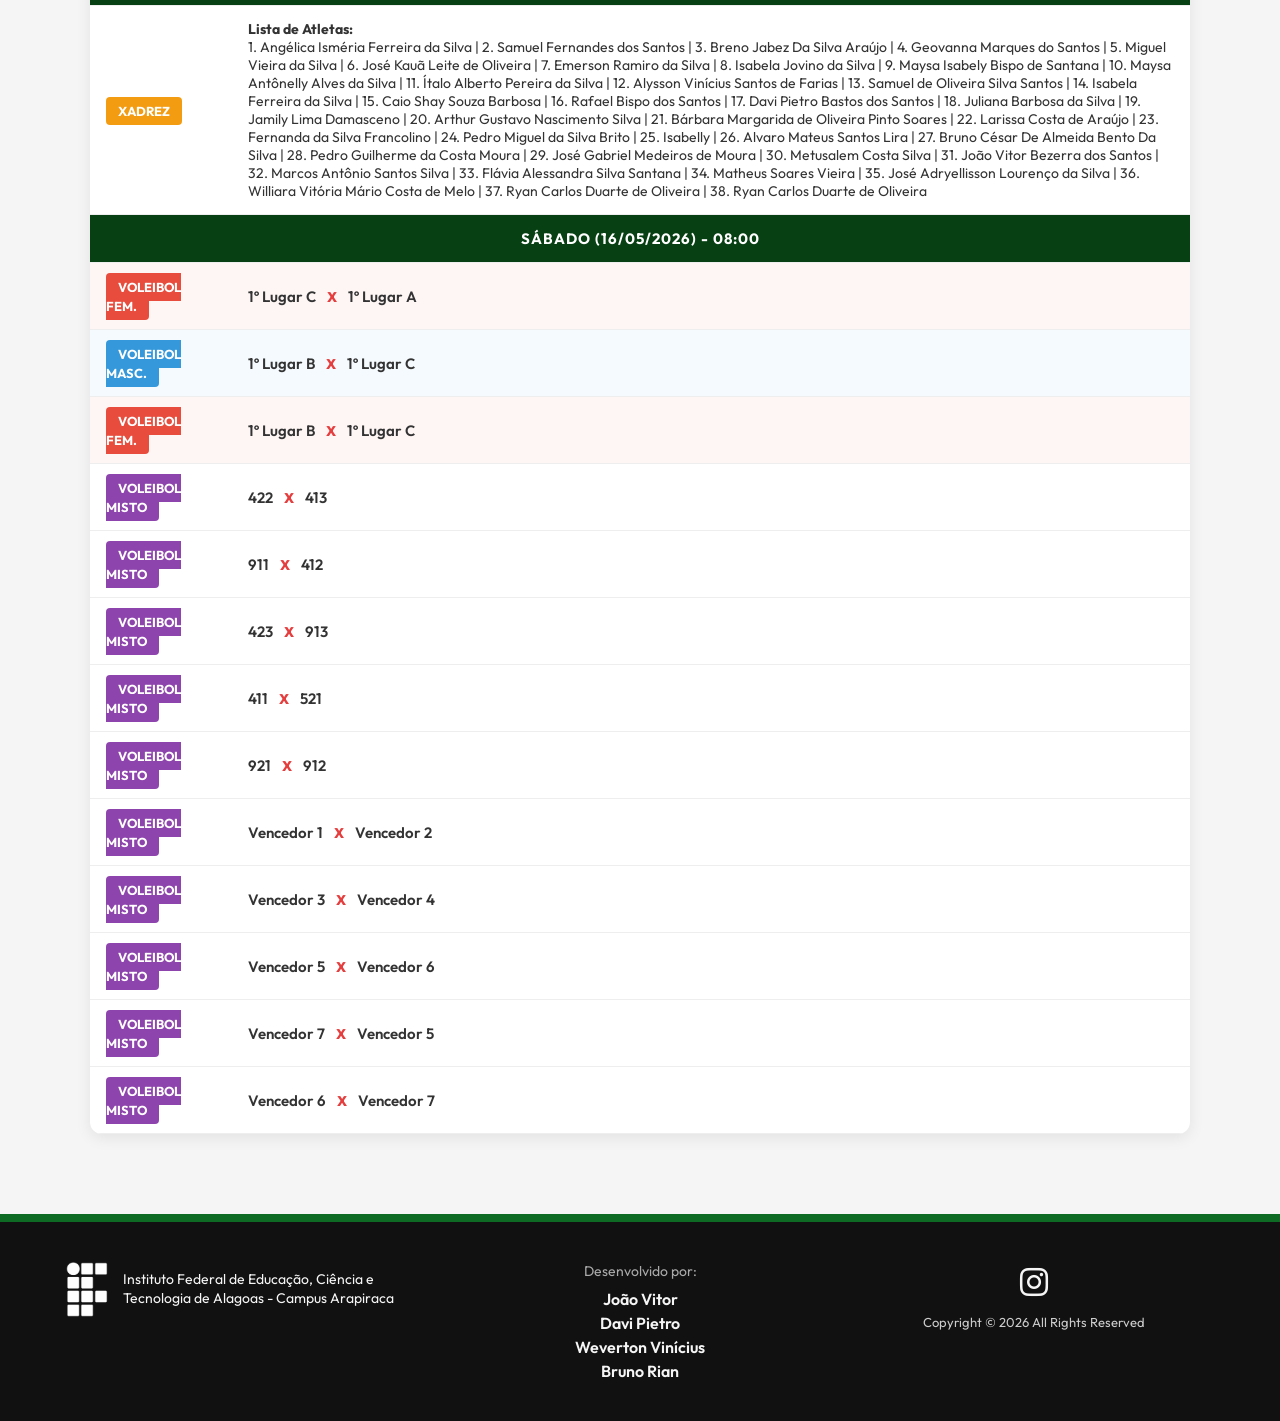
<file: programacao.html>
<!DOCTYPE html>
<html lang="pt-BR">
<head>
    <meta charset="UTF-8">
    <meta name="viewport" content="width=device-width, initial-scale=1.0">
    <title>JIFAL 2026 - Programação Oficial</title>
    <link href="https://fonts.googleapis.com/css2?family=Outfit:wght@100..900&display=swap" rel="stylesheet">
    <link rel="stylesheet" href="https://cdnjs.cloudflare.com/ajax/libs/font-awesome/6.7.2/css/all.min.css">
    <link rel="stylesheet" href="style.css">
    
    <style>
        .cronograma-container {
            width: 100%;
            max-width: 1100px;
            overflow-x: auto; 
            margin-top: 20px;
            margin-bottom: 40px;
            border-radius: 12px;
            box-shadow: 0 4px 15px rgba(0, 0, 0, 0.08);
            background-color: white;
        }

        .tabela-jifal {
            width: 100%;
            border-collapse: collapse;
            min-width: 800px; 
            text-align: left;
        }

        .tabela-jifal th {
            background-color: var(--green-main, #0d6b24); 
            color: whitesmoke;
            font-weight: 700;
            padding: 16px;
            text-transform: uppercase;
            font-size: 14px;
            letter-spacing: 0.5px;
            border-bottom: 4px solid var(--green-dark, #064013);
        }

        .tabela-jifal td {
            padding: 14px 16px;
            border-bottom: 1px solid #eeeeee;
            font-size: 15px;
            color: #333333;
            vertical-align: middle;
        }

        .badge-modalidade {
            padding: 6px 12px;
            border-radius: 4px;
            font-size: 13px;
            font-weight: 700;
            color: white;
            text-transform: uppercase;
        }

        .bg-masc { background-color: #3498db; }
        .bg-fem { background-color: #e74c3c; }
        .bg-misto { background-color: #8e44ad; }
        .bg-geral { background-color: #f39c12; }

        .linha-masc { background-color: rgba(52, 152, 219, 0.05); }
        .linha-fem { background-color: rgba(231, 76, 60, 0.05); }

        .confronto-times {
            font-weight: 600;
            font-size: 16px;
        }

        .vs-tag {
            color: #e53e3e;
            font-weight: 800;
            margin: 0 8px;
            font-size: 14px;
        }

        .linha-dia {
            background-color: var(--green-dark, #064013) !important;
            color: white !important;
            font-weight: 700;
            text-align: center;
            font-size: 16px;
            letter-spacing: 1px;
            text-transform: uppercase;
        }

        .linha-dia td {
            padding: 14px;
            color: white;
            text-align: center;
        }

        .linha-intervalo {
            background-color: #f8f9fa !important;
            font-weight: 700;
            color: #718096;
            text-align: center;
            font-style: italic;
            text-transform: uppercase;
            font-size: 14px;
        }

        .linha-intervalo td {
            padding: 12px;
            text-align: center;
            border-top: 2px dashed #cbd5e0;
            border-bottom: 2px dashed #cbd5e0;
        }
    </style>
</head>
<body>

    <header class="cabecalho">
        <div class="logo"><h2><a href="index.html">JIFAL 2026</a></h2></div>
        <div class="menu-hamburguer" onclick="toggleMenu()"><i class="fa-solid fa-bars"></i></div>
        <nav class="menu-navegacao" id="meuMenu">
            <div class="fechar-menu" onclick="toggleMenu()"><i class="fa-solid fa-xmark"></i></div>
            <ul>
                <li><a href="index.html">Home</a></li>
                <li><a href="programacao.html">Programação</a></li>
                <li><a href="modalidades.html">Modalidades Esportivas</a></li>
                <li><a href="equipes.html">Equipes Participantes</a></li>
                <li><a href="galeria.html">Galeria de Fotos</a></li>
                <li><a href="historico.html">Histórico</a></li>
                <li><a href="contato.html">Contato</a></li>
            </ul>
        </nav>
    </header>

    <main class="flex-container">
        <section class="banner" style="padding: 30px 20px;">
            <h1>Programação Oficial</h1>
            <p>Fique por dentro das datas, horários e locais exatos de cada confronto.</p>
        </section>

        <div class="cronograma-container">
            <table class="tabela-jifal">
                <thead>
                    <tr>
                        <th>Modalidade</th>
                        <th>Confronto / Informações</th>
                    </tr>
                </thead>
                <tbody>
                    
                    <tr class="linha-dia">
                        <td colspan="2">Quarta-feira (13/05/2026) - 09:00</td>
                    </tr>
                    <tr>
                        <td><span class="badge-modalidade bg-geral">Jogo de Abertura</span></td>
                        <td class="confronto-times">Servidores <span class="vs-tag">X</span> Campeão 2025</td>
                    </tr>
                    <tr class="linha-masc">
                        <td><span class="badge-modalidade bg-masc">Futsal Masc.</span></td>
                        <td class="confronto-times">913 <span class="vs-tag">X</span> 413</td>
                    </tr>
                    <tr class="linha-masc">
                        <td><span class="badge-modalidade bg-masc">Futsal Masc.</span></td>
                        <td class="confronto-times">521 <span class="vs-tag">X</span> 922</td>
                    </tr>
                    <tr class="linha-masc">
                        <td><span class="badge-modalidade bg-masc">Futsal Masc.</span></td>
                        <td class="confronto-times">921 <span class="vs-tag">X</span> 911</td>
                    </tr>
                    <tr class="linha-masc">
                        <td><span class="badge-modalidade bg-masc">Futsal Masc.</span></td>
                        <td class="confronto-times">412 <span class="vs-tag">X</span> 912</td>
                    </tr>
                    <tr class="linha-masc">
                        <td><span class="badge-modalidade bg-masc">Futsal Masc.</span></td>
                        <td class="confronto-times">422 <span class="vs-tag">X</span> 923</td>
                    </tr>
                    <tr class="linha-masc">
                        <td><span class="badge-modalidade bg-masc">Futsal Masc.</span></td>
                        <td class="confronto-times">423 <span class="vs-tag">X</span> 411</td>
                    </tr>
                    <tr class="linha-fem">
                        <td><span class="badge-modalidade bg-fem">Futsal Fem.</span></td>
                        <td class="confronto-times">422 <span class="vs-tag">X</span> 412</td>
                    </tr>
                    <tr class="linha-intervalo">
                        <td colspan="2">Intervalo</td>
                    </tr>
                    <tr class="linha-fem">
                        <td><span class="badge-modalidade bg-fem">Futsal Fem.</span></td>
                        <td class="confronto-times">413 <span class="vs-tag">X</span> 411</td>
                    </tr>
                    <tr class="linha-masc">
                        <td><span class="badge-modalidade bg-masc">Futsal Masc.</span></td>
                        <td class="confronto-times">913 <span class="vs-tag">X</span> 922</td>
                    </tr>
                    <tr class="linha-masc">
                        <td><span class="badge-modalidade bg-masc">Futsal Masc.</span></td>
                        <td class="confronto-times">413 <span class="vs-tag">X</span> 521</td>
                    </tr>
                    <tr class="linha-masc">
                        <td><span class="badge-modalidade bg-masc">Futsal Masc.</span></td>
                        <td class="confronto-times">921 <span class="vs-tag">X</span> 912</td>
                    </tr>
                    <tr class="linha-masc">
                        <td><span class="badge-modalidade bg-masc">Futsal Masc.</span></td>
                        <td class="confronto-times">412 <span class="vs-tag">X</span> 911</td>
                    </tr>
                    <tr class="linha-masc">
                        <td><span class="badge-modalidade bg-masc">Futsal Masc.</span></td>
                        <td class="confronto-times">422 <span class="vs-tag">X</span> 411</td>
                    </tr>
                    <tr class="linha-masc">
                        <td><span class="badge-modalidade bg-masc">Futsal Masc.</span></td>
                        <td class="confronto-times">923 <span class="vs-tag">X</span> 423</td>
                    </tr>
                    <tr class="linha-fem">
                        <td><span class="badge-modalidade bg-fem">Futsal Fem.</span></td>
                        <td class="confronto-times">423 <span class="vs-tag">X</span> 412</td>
                    </tr>
                    <tr class="linha-fem">
                        <td><span class="badge-modalidade bg-fem">Futsal Fem.</span></td>
                        <td class="confronto-times">912 <span class="vs-tag">X</span> 411</td>
                    </tr>
                    <tr class="linha-masc">
                        <td><span class="badge-modalidade bg-masc">Futsal Masc.</span></td>
                        <td class="confronto-times">913 <span class="vs-tag">X</span> 521</td>
                    </tr>
                    <tr class="linha-masc">
                        <td><span class="badge-modalidade bg-masc">Futsal Masc.</span></td>
                        <td class="confronto-times">922 <span class="vs-tag">X</span> 413</td>
                    </tr>
                    <tr class="linha-masc">
                        <td><span class="badge-modalidade bg-masc">Futsal Masc.</span></td>
                        <td class="confronto-times">921 <span class="vs-tag">X</span> 412</td>
                    </tr>
                    <tr class="linha-masc">
                        <td><span class="badge-modalidade bg-masc">Futsal Masc.</span></td>
                        <td class="confronto-times">912 <span class="vs-tag">X</span> 911</td>
                    </tr>
                    <tr class="linha-masc">
                        <td><span class="badge-modalidade bg-masc">Futsal Masc.</span></td>
                        <td class="confronto-times">422 <span class="vs-tag">X</span> 423</td>
                    </tr>
                    <tr class="linha-masc">
                        <td><span class="badge-modalidade bg-masc">Futsal Masc.</span></td>
                        <td class="confronto-times">411 <span class="vs-tag">X</span> 923</td>
                    </tr>
                    <tr class="linha-fem">
                        <td><span class="badge-modalidade bg-fem">Futsal Fem.</span></td>
                        <td class="confronto-times">423 <span class="vs-tag">X</span> 422</td>
                    </tr>
                    <tr class="linha-fem">
                        <td><span class="badge-modalidade bg-fem">Futsal Fem.</span></td>
                        <td class="confronto-times">912 <span class="vs-tag">X</span> 413</td>
                    </tr>

                    <tr class="linha-dia">
                        <td colspan="2">Quinta-feira (14/05/2026) - 08:00</td>
                    </tr>
                    <tr class="linha-masc">
                        <td><span class="badge-modalidade bg-masc">Futsal Masc.</span></td>
                        <td class="confronto-times">1º Lugar A <span class="vs-tag">X</span> 1º Lugar B</td>
                    </tr>
                    <tr class="linha-masc">
                        <td><span class="badge-modalidade bg-masc">Futsal Masc.</span></td>
                        <td class="confronto-times">1º Lugar C <span class="vs-tag">X</span> 2º Melhor</td>
                    </tr>
                    <tr class="linha-fem">
                        <td><span class="badge-modalidade bg-fem">Futsal Fem.</span></td>
                        <td class="confronto-times">1º Lugar A <span class="vs-tag">X</span> 1º Lugar B</td>
                    </tr>
                    <tr class="linha-fem">
                        <td><span class="badge-modalidade bg-fem">Futsal Fem.</span></td>
                        <td class="confronto-times">1º Lugar C <span class="vs-tag">X</span> 2º Melhor</td>
                    </tr>
                    <tr class="linha-masc">
                        <td><span class="badge-modalidade bg-masc">Futsal Masc.</span></td>
                        <td class="confronto-times">Perdedor Jogo 1 <span class="vs-tag">X</span> Perdedor Jogo 2</td>
                    </tr>
                    <tr class="linha-masc">
                        <td><span class="badge-modalidade bg-masc">Futsal Masc.</span></td>
                        <td class="confronto-times">Vencedor Jogo 1 <span class="vs-tag">X</span> Vencedor Jogo 2</td>
                    </tr>
                    <tr class="linha-fem">
                        <td><span class="badge-modalidade bg-fem">Futsal Fem.</span></td>
                        <td class="confronto-times">Perdedor Jogo 1 <span class="vs-tag">X</span> Perdedor Jogo 2</td>
                    </tr>
                    <tr class="linha-fem">
                        <td><span class="badge-modalidade bg-fem">Futsal Fem.</span></td>
                        <td class="confronto-times">Vencedor Jogo 1 <span class="vs-tag">X</span> Vencedor Jogo 2</td>
                    </tr>
                    <tr class="linha-masc">
                        <td><span class="badge-modalidade bg-masc">Handebol Masc.</span></td>
                        <td class="confronto-times">413 <span class="vs-tag">X</span> 923</td>
                    </tr>
                    <tr class="linha-masc">
                        <td><span class="badge-modalidade bg-masc">Handebol Masc.</span></td>
                        <td class="confronto-times">521 <span class="vs-tag">X</span> 422</td>
                    </tr>
                    <tr class="linha-masc">
                        <td><span class="badge-modalidade bg-masc">Handebol Masc.</span></td>
                        <td class="confronto-times">411 <span class="vs-tag">X</span> 911</td>
                    </tr>
                    <tr class="linha-masc">
                        <td><span class="badge-modalidade bg-masc">Handebol Masc.</span></td>
                        <td class="confronto-times">922 <span class="vs-tag">X</span> 412</td>
                    </tr>
                    <tr class="linha-masc">
                        <td><span class="badge-modalidade bg-masc">Handebol Masc.</span></td>
                        <td class="confronto-times">913 <span class="vs-tag">X</span> 423</td>
                    </tr>
                    <tr class="linha-fem">
                        <td><span class="badge-modalidade bg-fem">Handebol Fem.</span></td>
                        <td class="confronto-times">422 <span class="vs-tag">X</span> 423</td>
                    </tr>
                    <tr class="linha-intervalo">
                        <td colspan="2">Intervalo</td>
                    </tr>
                    <tr class="linha-fem">
                        <td><span class="badge-modalidade bg-fem">Handebol Fem.</span></td>
                        <td class="confronto-times">413 <span class="vs-tag">X</span> 912</td>
                    </tr>
                    <tr class="linha-fem">
                        <td><span class="badge-modalidade bg-fem">Handebol Fem.</span></td>
                        <td class="confronto-times">521 <span class="vs-tag">X</span> 412</td>
                    </tr>
                    <tr class="linha-masc">
                        <td><span class="badge-modalidade bg-masc">Handebol Masc.</span></td>
                        <td class="confronto-times">413 <span class="vs-tag">X</span> 422</td>
                    </tr>
                    <tr class="linha-masc">
                        <td><span class="badge-modalidade bg-masc">Handebol Masc.</span></td>
                        <td class="confronto-times">923 <span class="vs-tag">X</span> 521</td>
                    </tr>
                    <tr class="linha-masc">
                        <td><span class="badge-modalidade bg-masc">Handebol Masc.</span></td>
                        <td class="confronto-times">411 <span class="vs-tag">X</span> 412</td>
                    </tr>
                    <tr class="linha-masc">
                        <td><span class="badge-modalidade bg-masc">Handebol Masc.</span></td>
                        <td class="confronto-times">911 <span class="vs-tag">X</span> 922</td>
                    </tr>
                    <tr class="linha-masc">
                        <td><span class="badge-modalidade bg-masc">Handebol Masc.</span></td>
                        <td class="confronto-times">912 <span class="vs-tag">X</span> 423</td>
                    </tr>
                    <tr class="linha-fem">
                        <td><span class="badge-modalidade bg-fem">Handebol Fem.</span></td>
                        <td class="confronto-times">422 <span class="vs-tag">X</span> 912</td>
                    </tr>
                    <tr class="linha-fem">
                        <td><span class="badge-modalidade bg-fem">Handebol Fem.</span></td>
                        <td class="confronto-times">423 <span class="vs-tag">X</span> 413</td>
                    </tr>
                    <tr class="linha-fem">
                        <td><span class="badge-modalidade bg-fem">Handebol Fem.</span></td>
                        <td class="confronto-times">411 <span class="vs-tag">X</span> 521</td>
                    </tr>
                    <tr class="linha-masc">
                        <td><span class="badge-modalidade bg-masc">Handebol Masc.</span></td>
                        <td class="confronto-times">1ºA <span class="vs-tag">X</span> 1ºB</td>
                    </tr>
                    <tr class="linha-masc">
                        <td><span class="badge-modalidade bg-masc">Handebol Masc.</span></td>
                        <td class="confronto-times">1ºC <span class="vs-tag">X</span> 1ºA</td>
                    </tr>
                    <tr class="linha-masc">
                        <td><span class="badge-modalidade bg-masc">Handebol Masc.</span></td>
                        <td class="confronto-times">1ºB <span class="vs-tag">X</span> 1ºC</td>
                    </tr>
                    <tr class="linha-fem">
                        <td><span class="badge-modalidade bg-fem">Handebol Fem.</span></td>
                        <td class="confronto-times">2º Lugar A <span class="vs-tag">X</span> 2º Lugar B</td>
                    </tr>
                    <tr class="linha-fem">
                        <td><span class="badge-modalidade bg-fem">Handebol Fem.</span></td>
                        <td class="confronto-times">1º Lugar A <span class="vs-tag">X</span> 1º Lugar B</td>
                    </tr>

                    <tr class="linha-dia">
                        <td colspan="2">Sexta-feira (15/05/2026) - A partir de 07:45</td>
                    </tr>
                    <tr>
                        <td><span class="badge-modalidade bg-geral">Basquete Festivo</span></td>
                        <td class="confronto-times">Servidores <span class="vs-tag">X</span> Alunos</td>
                    </tr>
                    <tr class="linha-masc">
                        <td><span class="badge-modalidade bg-masc">Basquete Masc.</span></td>
                        <td class="confronto-times">911 <span class="vs-tag">X</span> 422</td>
                    </tr>
                    <tr class="linha-masc">
                        <td><span class="badge-modalidade bg-masc">Basquete Masc.</span></td>
                        <td class="confronto-times">913 <span class="vs-tag">X</span> 412</td>
                    </tr>
                    <tr class="linha-masc">
                        <td><span class="badge-modalidade bg-masc">Basquete Masc.</span></td>
                        <td class="confronto-times">411 <span class="vs-tag">X</span> 912</td>
                    </tr>
                    <tr class="linha-masc">
                        <td><span class="badge-modalidade bg-masc">Basquete Masc.</span></td>
                        <td class="confronto-times">413 <span class="vs-tag">X</span> 922</td>
                    </tr>
                    <tr class="linha-masc">
                        <td><span class="badge-modalidade bg-masc">Basquete Masc.</span></td>
                        <td class="confronto-times">423 <span class="vs-tag">X</span> 923</td>
                    </tr>
                    <tr class="linha-fem">
                        <td><span class="badge-modalidade bg-fem">Basquete Fem.</span></td>
                        <td class="confronto-times">413 <span class="vs-tag">X</span> 412</td>
                    </tr>
                    <tr class="linha-fem">
                        <td><span class="badge-modalidade bg-fem">Basquete Fem.</span></td>
                        <td class="confronto-times">912 <span class="vs-tag">X</span> 422</td>
                    </tr>
                    <tr class="linha-masc">
                        <td><span class="badge-modalidade bg-masc">Basquete Masc.</span></td>
                        <td class="confronto-times">Vencedor 1 <span class="vs-tag">X</span> Vencedor 2</td>
                    </tr>
                    <tr class="linha-masc">
                        <td><span class="badge-modalidade bg-masc">Basquete Masc.</span></td>
                        <td class="confronto-times">Vencedor 3 <span class="vs-tag">X</span> Vencedor 4</td>
                    </tr>
                    <tr class="linha-masc">
                        <td><span class="badge-modalidade bg-masc">Basquete Masc.</span></td>
                        <td class="confronto-times">Vencedor 5 <span class="vs-tag">X</span> Vencedor 6</td>
                    </tr>
                    <tr class="linha-fem">
                        <td><span class="badge-modalidade bg-fem">Basquete Fem.</span></td>
                        <td class="confronto-times">423 <span class="vs-tag">X</span> Vencedor 1</td>
                    </tr>
                    <tr class="linha-masc">
                        <td><span class="badge-modalidade bg-masc">Basquete Masc.</span></td>
                        <td class="confronto-times">Vencedor 7 <span class="vs-tag">X</span> Vencedor 5</td>
                    </tr>
                    <tr class="linha-fem">
                        <td><span class="badge-modalidade bg-fem">Basquete Fem.</span></td>
                        <td class="confronto-times">Vencedor 2 <span class="vs-tag">X</span> 423</td>
                    </tr>
                    <tr class="linha-masc">
                        <td><span class="badge-modalidade bg-masc">Basquete Masc.</span></td>
                        <td class="confronto-times">Vencedor 6 <span class="vs-tag">X</span> Vencedor 7</td>
                    </tr>
                    <tr class="linha-fem">
                        <td><span class="badge-modalidade bg-fem">Basquete Fem.</span></td>
                        <td class="confronto-times">Vencedor 1 <span class="vs-tag">X</span> Vencedor 2</td>
                    </tr>
                    <tr class="linha-intervalo">
                        <td colspan="2">Intervalo</td>
                    </tr>
                    <tr class="linha-masc">
                        <td><span class="badge-modalidade bg-masc">Voleibol Masc.</span></td>
                        <td class="confronto-times">411 <span class="vs-tag">X</span> 922</td>
                    </tr>
                    <tr class="linha-masc">
                        <td><span class="badge-modalidade bg-masc">Voleibol Masc.</span></td>
                        <td class="confronto-times">423 <span class="vs-tag">X</span> 412</td>
                    </tr>
                    <tr class="linha-fem">
                        <td><span class="badge-modalidade bg-fem">Voleibol Fem.</span></td>
                        <td class="confronto-times">423 <span class="vs-tag">X</span> 411</td>
                    </tr>
                    <tr class="linha-fem">
                        <td><span class="badge-modalidade bg-fem">Voleibol Fem.</span></td>
                        <td class="confronto-times">911 <span class="vs-tag">X</span> 521</td>
                    </tr>
                    <tr class="linha-fem">
                        <td><span class="badge-modalidade bg-fem">Voleibol Fem.</span></td>
                        <td class="confronto-times">412 <span class="vs-tag">X</span> 413</td>
                    </tr>
                    <tr class="linha-masc">
                        <td><span class="badge-modalidade bg-masc">Voleibol Masc.</span></td>
                        <td class="confronto-times">413 <span class="vs-tag">X</span> 911</td>
                    </tr>
                    <tr class="linha-masc">
                        <td><span class="badge-modalidade bg-masc">Voleibol Masc.</span></td>
                        <td class="confronto-times">912 <span class="vs-tag">X</span> 422</td>
                    </tr>
                    <tr class="linha-masc">
                        <td><span class="badge-modalidade bg-masc">Voleibol Masc.</span></td>
                        <td class="confronto-times">913 <span class="vs-tag">X</span> 922</td>
                    </tr>
                    <tr class="linha-masc">
                        <td><span class="badge-modalidade bg-masc">Voleibol Masc.</span></td>
                        <td class="confronto-times">923 <span class="vs-tag">X</span> 412</td>
                    </tr>
                    <tr class="linha-fem">
                        <td><span class="badge-modalidade bg-fem">Voleibol Fem.</span></td>
                        <td class="confronto-times">912 <span class="vs-tag">X</span> 411</td>
                    </tr>
                    <tr class="linha-fem">
                        <td><span class="badge-modalidade bg-fem">Voleibol Fem.</span></td>
                        <td class="confronto-times">422 <span class="vs-tag">X</span> 521</td>
                    </tr>
                    <tr class="linha-masc">
                        <td><span class="badge-modalidade bg-masc">Voleibol Masc.</span></td>
                        <td class="confronto-times">413 <span class="vs-tag">X</span> 422</td>
                    </tr>
                    <tr class="linha-masc">
                        <td><span class="badge-modalidade bg-masc">Voleibol Masc.</span></td>
                        <td class="confronto-times">911 <span class="vs-tag">X</span> 912</td>
                    </tr>
                    <tr class="linha-masc">
                        <td><span class="badge-modalidade bg-masc">Voleibol Masc.</span></td>
                        <td class="confronto-times">913 <span class="vs-tag">X</span> 411</td>
                    </tr>
                    <tr class="linha-masc">
                        <td><span class="badge-modalidade bg-masc">Voleibol Masc.</span></td>
                        <td class="confronto-times">923 <span class="vs-tag">X</span> 423</td>
                    </tr>
                    <tr class="linha-fem">
                        <td><span class="badge-modalidade bg-fem">Voleibol Fem.</span></td>
                        <td class="confronto-times">912 <span class="vs-tag">X</span> 423</td>
                    </tr>
                    <tr class="linha-fem">
                        <td><span class="badge-modalidade bg-fem">Voleibol Fem.</span></td>
                        <td class="confronto-times">422 <span class="vs-tag">X</span> 911</td>
                    </tr>
                    <tr class="linha-masc">
                        <td><span class="badge-modalidade bg-masc">Voleibol Masc.</span></td>
                        <td class="confronto-times">1º Lugar A <span class="vs-tag">X</span> 1º Lugar B</td>
                    </tr>
                    <tr class="linha-fem">
                        <td><span class="badge-modalidade bg-fem">Voleibol Fem.</span></td>
                        <td class="confronto-times">1º Lugar A <span class="vs-tag">X</span> 1º Lugar B</td>
                    </tr>
                    <tr class="linha-masc">
                        <td><span class="badge-modalidade bg-masc">Voleibol Masc.</span></td>
                        <td class="confronto-times">1º Lugar C <span class="vs-tag">X</span> 1º Lugar A</td>
                    </tr>
                    
                    <tr class="linha-masc">
                        <td><span class="badge-modalidade bg-masc">Tênis de Mesa Masc.</span></td>
                        <td class="confronto-times">José Pereira de Lira Neto (412) <span class="vs-tag">X</span> Caio Shay Souza Barbosa (923)</td>
                    </tr>
                    <tr class="linha-masc">
                        <td><span class="badge-modalidade bg-masc">Tênis de Mesa Masc.</span></td>
                        <td class="confronto-times">Alisson José Balbino Silva (423) <span class="vs-tag">X</span> Nathan dos Santos Queiroz (422)</td>
                    </tr>
                    <tr class="linha-masc">
                        <td><span class="badge-modalidade bg-masc">Tênis de Mesa Masc.</span></td>
                        <td class="confronto-times">José Inácio da Silva Neto (922) <span class="vs-tag">X</span> Felipe Pereira Neutzling Griep (911)</td>
                    </tr>
                    <tr class="linha-masc">
                        <td><span class="badge-modalidade bg-masc">Tênis de Mesa Masc.</span></td>
                        <td class="confronto-times">Arthur Ramos Magalhães (411) <span class="vs-tag">X</span> João Gabriel Borges Brito (413)</td>
                    </tr>
                    <tr class="linha-fem">
                        <td><span class="badge-modalidade bg-fem">Tênis de Mesa Fem.</span></td>
                        <td class="confronto-times">Isabela Jovino da Silva (412) <span class="vs-tag">X</span> Eloiza Laurindo Alves (912)</td>
                    </tr>
                    <tr class="linha-fem">
                        <td><span class="badge-modalidade bg-fem">Tênis de Mesa Fem.</span></td>
                        <td class="confronto-times">Jamily Lima Damasceno (423) <span class="vs-tag">X</span> Larissa Campos Tenório Lima (422)</td>
                    </tr>
                    <tr class="linha-fem">
                        <td><span class="badge-modalidade bg-fem">Tênis de Mesa Fem.</span></td>
                        <td class="confronto-times">Maria Suellen Cristinny (411) <span class="vs-tag">X</span> Bárbara Margarida de Oliveira (413)</td>
                    </tr>
                    <tr class="linha-masc">
                        <td><span class="badge-modalidade bg-masc">Tênis de Mesa Masc.</span></td>
                        <td class="confronto-times">Vencedor 1 <span class="vs-tag">X</span> Vencedor 2</td>
                    </tr>
                    <tr class="linha-masc">
                        <td><span class="badge-modalidade bg-masc">Tênis de Mesa Masc.</span></td>
                        <td class="confronto-times">Vencedor 3 <span class="vs-tag">X</span> Vencedor 4</td>
                    </tr>
                    <tr class="linha-masc">
                        <td><span class="badge-modalidade bg-masc">Tênis de Mesa Masc.</span></td>
                        <td class="confronto-times">Vencedor 5 <span class="vs-tag">X</span> Vencedor 6</td>
                    </tr>
                    <tr class="linha-intervalo">
                        <td colspan="2">Intervalo</td>
                    </tr>
                    <tr class="linha-masc">
                        <td><span class="badge-modalidade bg-masc">Tênis de Mesa Masc.</span></td>
                        <td class="confronto-times">Vencedor 8 <span class="vs-tag">X</span> Vencedor 9</td>
                    </tr>
                    <tr class="linha-fem">
                        <td><span class="badge-modalidade bg-fem">Tênis de Mesa Fem.</span></td>
                        <td class="confronto-times">Vencedora 5 <span class="vs-tag">X</span> Vencedora 6</td>
                    </tr>
                    <tr class="linha-masc">
                        <td><span class="badge-modalidade bg-masc">Tênis de Mesa Masc.</span></td>
                        <td class="confronto-times">Vencedor 10 <span class="vs-tag">X</span> Vencedor 8</td>
                    </tr>
                    <tr class="linha-fem">
                        <td><span class="badge-modalidade bg-fem">Tênis de Mesa Fem.</span></td>
                        <td class="confronto-times">Vencedora 7 <span class="vs-tag">X</span> Vencedora 5</td>
                    </tr>
                    <tr class="linha-masc">
                        <td><span class="badge-modalidade bg-masc">Tênis de Mesa Masc.</span></td>
                        <td class="confronto-times">Vencedor 9 <span class="vs-tag">X</span> Vencedor 10</td>
                    </tr>
                    <tr class="linha-fem">
                        <td><span class="badge-modalidade bg-fem">Tênis de Mesa Fem.</span></td>
                        <td class="confronto-times">Vencedora 6 <span class="vs-tag">X</span> Vencedora 7</td>
                    </tr>
                    <tr>
                        <td><span class="badge-modalidade bg-misto">T. de Mesa Dupla Mista</span></td>
                        <td class="confronto-times">José Pereira / Maysa Isabel (412) <span class="vs-tag">X</span> Eloiza Laurindo / Tauã Vítor (912)</td>
                    </tr>
                    <tr>
                        <td><span class="badge-modalidade bg-misto">T. de Mesa Dupla Mista</span></td>
                        <td class="confronto-times">Alisson José / Jamily Lima (423) <span class="vs-tag">X</span> Nathan dos Santos / Larissa Campos (422)</td>
                    </tr>
                    <tr>
                        <td><span class="badge-modalidade bg-misto">T. de Mesa Dupla Mista</span></td>
                        <td class="confronto-times">Maria Suellen / Arthur Ramos (411) <span class="vs-tag">X</span> João Gabriel / Bárbara Margarida (413)</td>
                    </tr>
                    <tr>
                        <td><span class="badge-modalidade bg-misto">T. de Mesa Dupla Mista</span></td>
                        <td class="confronto-times">Vencedor 17 <span class="vs-tag">X</span> Vencedor 18</td>
                    </tr>
                    <tr>
                        <td><span class="badge-modalidade bg-misto">T. de Mesa Dupla Mista</span></td>
                        <td class="confronto-times">Vencedor 19 <span class="vs-tag">X</span> Vencedor 17</td>
                    </tr>
                    <tr>
                        <td><span class="badge-modalidade bg-misto">T. de Mesa Dupla Mista</span></td>
                        <td class="confronto-times">Vencedor 18 <span class="vs-tag">X</span> Vencedor 19</td>
                    </tr>

                    <tr class="linha-dia">
                        <td colspan="2">Sexta-feira (15/05/2026) - 09:00 - XADREZ</td>
                    </tr>
                    <tr>
                        <td><span class="badge-modalidade bg-geral">Xadrez</span></td>
                        <td style="font-size: 14px;">
                            <strong>Lista de Atletas:</strong><br>
                            1. Angélica Isméria Ferreira da Silva | 2. Samuel Fernandes dos Santos | 3. Breno Jabez Da Silva Araújo | 4. Geovanna Marques do Santos | 5. Miguel Vieira da Silva | 6. José Kauã Leite de Oliveira | 7. Emerson Ramiro da Silva | 8. Isabela Jovino da Silva | 9. Maysa Isabely Bispo de Santana | 10. Maysa Antônelly Alves da Silva | 11. Ítalo Alberto Pereira da Silva | 12. Alysson Vinícius Santos de Farias | 13. Samuel de Oliveira Silva Santos | 14. Isabela Ferreira da Silva | 15. Caio Shay Souza Barbosa | 16. Rafael Bispo dos Santos | 17. Davi Pietro Bastos dos Santos | 18. Juliana Barbosa da Silva | 19. Jamily Lima Damasceno | 20. Arthur Gustavo Nascimento Silva | 21. Bárbara Margarida de Oliveira Pinto Soares | 22. Larissa Costa de Araújo | 23. Fernanda da Silva Francolino | 24. Pedro Miguel da Silva Brito | 25. Isabelly | 26. Alvaro Mateus Santos Lira | 27. Bruno César De Almeida Bento Da Silva | 28. Pedro Guilherme da Costa Moura | 29. José Gabriel Medeiros de Moura | 30. Metusalem Costa Silva | 31. João Vitor Bezerra dos Santos | 32. Marcos Antônio Santos Silva | 33. Flávia Alessandra Silva Santana | 34. Matheus Soares Vieira | 35. José Adryellisson Lourenço da Silva | 36. Williara Vitória Mário Costa de Melo | 37. Ryan Carlos Duarte de Oliveira | 38. Ryan Carlos Duarte de Oliveira
                        </td>
                    </tr>

                    <tr class="linha-dia">
                        <td colspan="2">Sábado (16/05/2026) - 08:00</td>
                    </tr>
                    <tr class="linha-fem">
                        <td><span class="badge-modalidade bg-fem">Voleibol Fem.</span></td>
                        <td class="confronto-times">1º Lugar C <span class="vs-tag">X</span> 1º Lugar A</td>
                    </tr>
                    <tr class="linha-masc">
                        <td><span class="badge-modalidade bg-masc">Voleibol Masc.</span></td>
                        <td class="confronto-times">1º Lugar B <span class="vs-tag">X</span> 1º Lugar C</td>
                    </tr>
                    <tr class="linha-fem">
                        <td><span class="badge-modalidade bg-fem">Voleibol Fem.</span></td>
                        <td class="confronto-times">1º Lugar B <span class="vs-tag">X</span> 1º Lugar C</td>
                    </tr>
                    <tr>
                        <td><span class="badge-modalidade bg-misto">Voleibol Misto</span></td>
                        <td class="confronto-times">422 <span class="vs-tag">X</span> 413</td>
                    </tr>
                    <tr>
                        <td><span class="badge-modalidade bg-misto">Voleibol Misto</span></td>
                        <td class="confronto-times">911 <span class="vs-tag">X</span> 412</td>
                    </tr>
                    <tr>
                        <td><span class="badge-modalidade bg-misto">Voleibol Misto</span></td>
                        <td class="confronto-times">423 <span class="vs-tag">X</span> 913</td>
                    </tr>
                    <tr>
                        <td><span class="badge-modalidade bg-misto">Voleibol Misto</span></td>
                        <td class="confronto-times">411 <span class="vs-tag">X</span> 521</td>
                    </tr>
                    <tr>
                        <td><span class="badge-modalidade bg-misto">Voleibol Misto</span></td>
                        <td class="confronto-times">921 <span class="vs-tag">X</span> 912</td>
                    </tr>
                    <tr>
                        <td><span class="badge-modalidade bg-misto">Voleibol Misto</span></td>
                        <td class="confronto-times">Vencedor 1 <span class="vs-tag">X</span> Vencedor 2</td>
                    </tr>
                    <tr>
                        <td><span class="badge-modalidade bg-misto">Voleibol Misto</span></td>
                        <td class="confronto-times">Vencedor 3 <span class="vs-tag">X</span> Vencedor 4</td>
                    </tr>
                    <tr>
                        <td><span class="badge-modalidade bg-misto">Voleibol Misto</span></td>
                        <td class="confronto-times">Vencedor 5 <span class="vs-tag">X</span> Vencedor 6</td>
                    </tr>
                    <tr>
                        <td><span class="badge-modalidade bg-misto">Voleibol Misto</span></td>
                        <td class="confronto-times">Vencedor 7 <span class="vs-tag">X</span> Vencedor 5</td>
                    </tr>
                    <tr>
                        <td><span class="badge-modalidade bg-misto">Voleibol Misto</span></td>
                        <td class="confronto-times">Vencedor 6 <span class="vs-tag">X</span> Vencedor 7</td>
                    </tr>

                </tbody>
            </table>
        </div>
    </main>

    <footer class="rodape">
        <div class="f-item f-instituicao">
            <img src="imagens/ifal_logo.png" alt="Logo IFAL" class="f-logo">
            <p>Instituto Federal de Educação, Ciência e Tecnologia de Alagoas - Campus Arapiraca</p>
        </div>
        <div class="f-item f-coluna-nomes">
            <p class="titulo-desenvolvedores">Desenvolvido por:</p>
            <b>João Vitor</b> <b>Davi Pietro</b> <b>Weverton Vinícius</b> <b>Bruno Rian</b>
        </div>
        <div class="f-item f-social-copyright">
            <div class="f-icons">
                <a href="https://www.instagram.com/923.ifal_?igsh=dTd6NGY3cHhmYnhv" target="_blank"><i class="fa-brands fa-instagram"></i></a>
            </div>
            <p>Copyright &copy; 2026 All Rights Reserved</p>
        </div>
    </footer>

    <script>
        function toggleMenu() { 
            document.getElementById("meuMenu").classList.toggle("ativo"); 
        }
    </script>
</body>
</html>
</file>
<file: style.css>
:root {
    --white1: whitesmoke;
    --green-main: #0d6b24;   
    --green-dark: #064013;  
    --bg-footer: #111111;    
    --text-dark: #333333;
}

* {
    margin: 0;
    padding: 0;
    box-sizing: border-box;
    font-family: 'Outfit', sans-serif;
}

body {
    max-width: 100vw;
    background-color: var(--white1);
    color: var(--text-dark);
    display: flex;
    flex-direction: column;
    min-height: 100vh;
    overflow-x: hidden;
}

.cabecalho {
    background-color: var(--green-main);
    display: flex;
    justify-content: space-between;
    align-items: center;
    padding: 15px 5%;
    position: relative;
    border-bottom: 12px solid var(--green-dark); 
    width: 100%;
}

.logo h2 a {
    color: var(--white1);
    text-decoration: none;
    font-weight: 700;
}

/* Botão dos três traços */
.menu-hamburguer {
    color: var(--white1);
    font-size: 28px;
    cursor: pointer;
    padding: 5px;
    transition: transform 0.2s ease;
}

.menu-hamburguer:hover {
    transform: scale(1.1);
}

.menu-navegacao {
    position: fixed;
    top: 0;
    right: -300px; 
    width: 280px;
    height: 100vh;
    background-color: var(--green-dark);
    z-index: 9999;
    padding: 30px 20px;
    box-shadow: -5px 0 15px rgba(0, 0, 0, 0.5);
    transition: right 0.4s ease-in-out;
}

.menu-navegacao.ativo {
    right: 0;
}

.fechar-menu {
    color: var(--white1);
    font-size: 30px;
    text-align: right;
    cursor: pointer;
    margin-bottom: 40px;
}

.fechar-menu i:hover {
    color: var(--white1);
    opacity: 0.7;
}

.menu-navegacao ul {
    list-style-type: none;
    display: flex;
    flex-direction: column;
    gap: 20px;
}

.menu-navegacao ul li a {
    color: var(--white1);
    text-decoration: none;
    font-size: 18px;
    display: block;
    padding: 12px 15px;
    border-radius: 8px;
    transition: background-color 0.3s ease, transform 0.2s ease;
}

.menu-navegacao ul li a:hover {
    background-color: var(--green-main);
    transform: translateX(10px);
}

main {
    flex: 1;
}

.flex-container {
    display: flex;
    flex-direction: column;
    align-items: center;
    padding: 40px 5%;
}

.flex-row {
    display: flex;
    flex-direction: row;
    flex-wrap: wrap;
    gap: 30px;
    justify-content: center;
    width: 100%;
    max-width: 1100px;
    margin-top: 20px;
}

.flex-coluna {
    display: flex;
    flex-direction: column;
    flex: 1;
    min-width: 300px;
    background-color: white;
    padding: 25px;
    border-radius: 12px;
    box-shadow: 0 4px 10px rgba(0, 0, 0, 0.08);
}

/* Banner Principal */
.banner {
    background-color: var(--green-main);
    color: var(--white1);
    width: 100%;
    max-width: 1100px;
    text-align: center;
    padding: 50px 20px;
    border-radius: 12px;
    box-shadow: 0 4px 15px rgba(0, 0, 0, 0.1);
}

.banner h1 {
    font-size: 28px;
}

.resumo-evento h2, .destaques h2 {
    color: var(--green-main);
    margin-bottom: 15px;
    font-size: 22px;
    border-bottom: 2px solid var(--green-dark);
    padding-bottom: 5px;
}

.resumo-evento p {
    line-height: 1.6;
    font-size: 16px;
}

.data-jogos {
    margin-top: 15px;
}

.destaques ul {
    padding-left: 20px;
    line-height: 2;
    font-size: 16px;
}

.rodape {
    display: flex;
    flex-direction: row;
    flex-wrap: wrap;
    justify-content: space-around;
    align-items: flex-start;
    gap: 30px;
    padding: 40px 5%;
    background-color: var(--bg-footer);
    color: var(--white1);
    text-align: center;
    width: 100%;
    border-top: 8px solid var(--green-main);
}

.rodape .f-item {
    flex: 1 1 300px;
    max-width: 360px;
}

.rodape .f-instituicao {
    display: flex;
    flex-direction: row;
    align-items: center;
    gap: 15px;
    text-align: left;
}

.rodape .f-logo {
    max-height: 55px; 
    width: auto;
    flex-shrink: 0; 
}

.rodape .f-instituicao p {
    font-size: 14px;
    line-height: 1.4;
}

.rodape .f-coluna-nomes {
    display: flex;
    flex-direction: column;
    align-items: center;
    gap: 4px;
}

.rodape .titulo-desenvolvedores {
    color: #aaaaaa;
    font-size: 14px;
    margin-bottom: 5px;
}

.rodape .f-coluna-nomes b {
    font-size: 16px;
    font-weight: 600;
}

.rodape .f-social-copyright {
    display: flex;
    flex-direction: column;
    align-items: center;
    gap: 12px;
}

.rodape .f-icons a {
    color: var(--white1);
    font-size: 32px;
    text-decoration: none;
    transition: color 0.3s ease, transform 0.3s ease;
    display: inline-block;
}

.rodape .f-icons a:hover {
    color: var(--green-main);
    transform: scale(1.2);
}

.rodape .f-social-copyright p {
    font-size: 13px;
    color: #cccccc;
}
</file>
